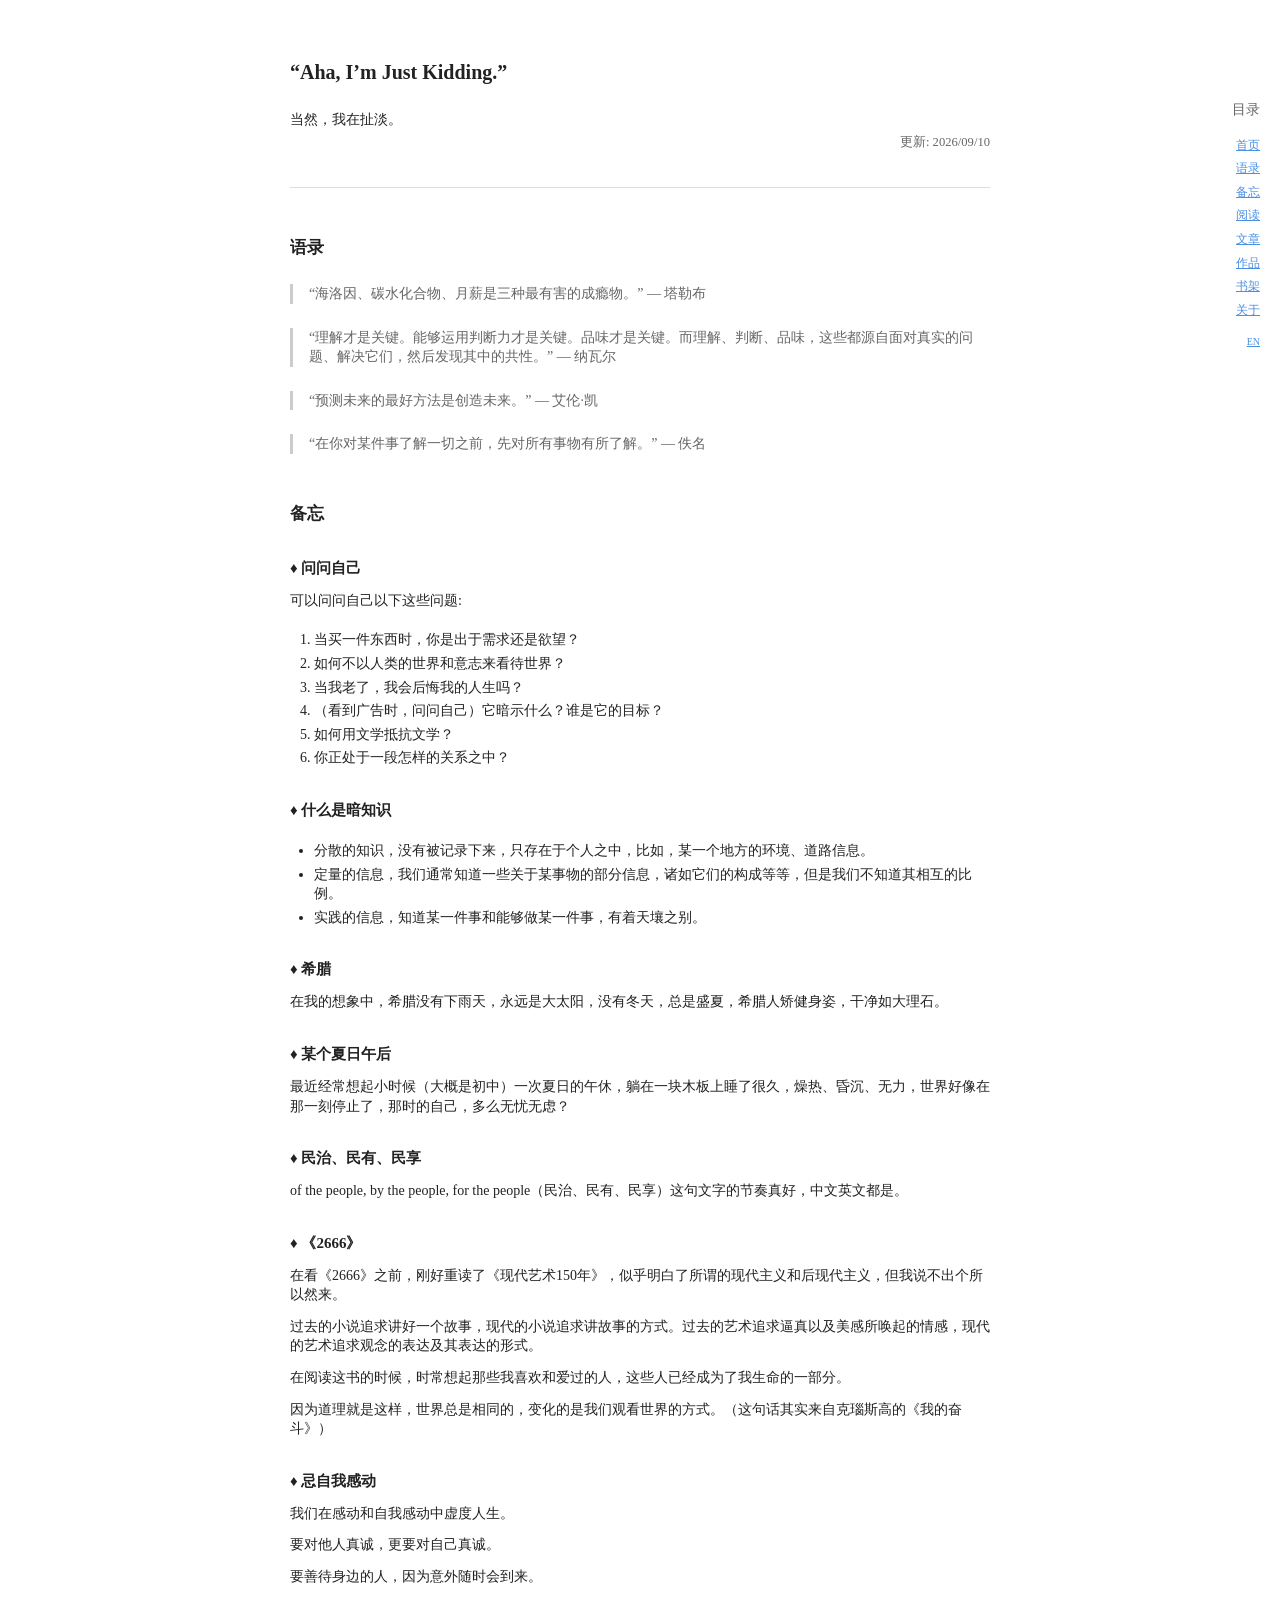
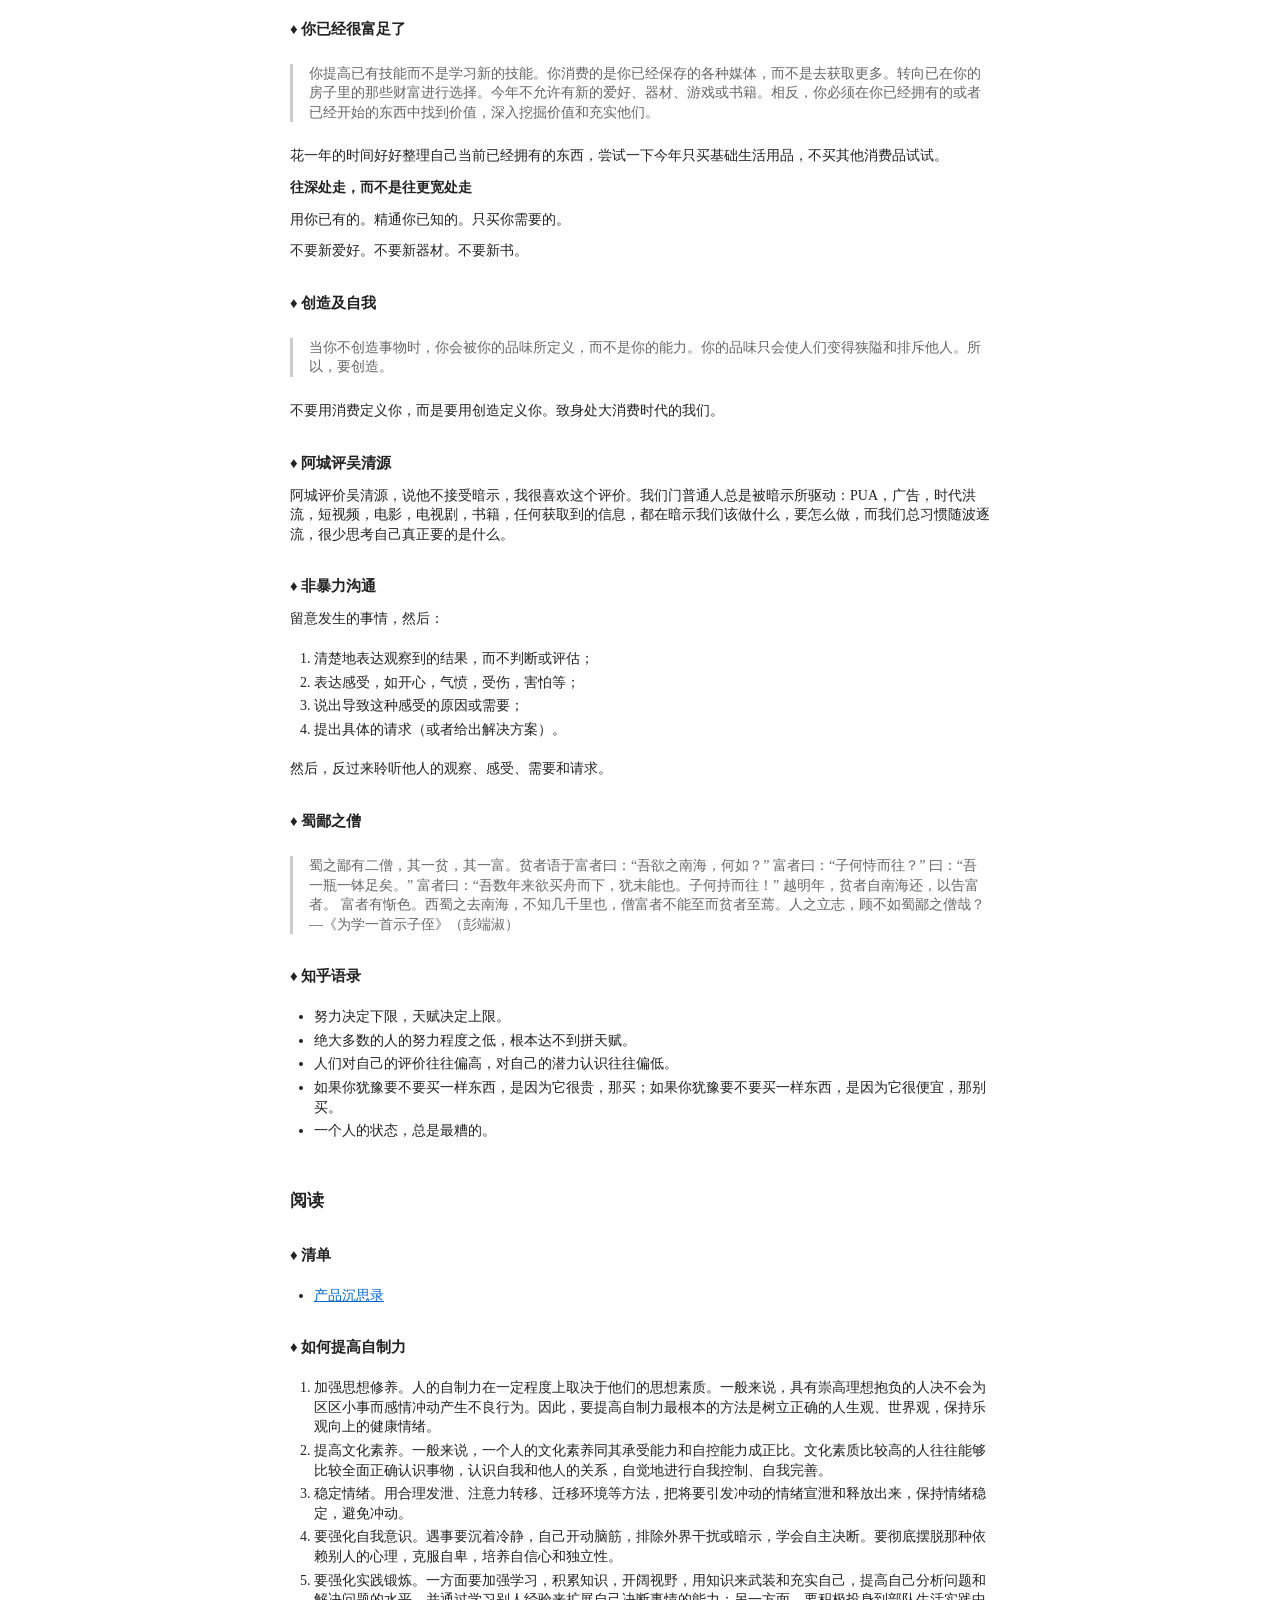
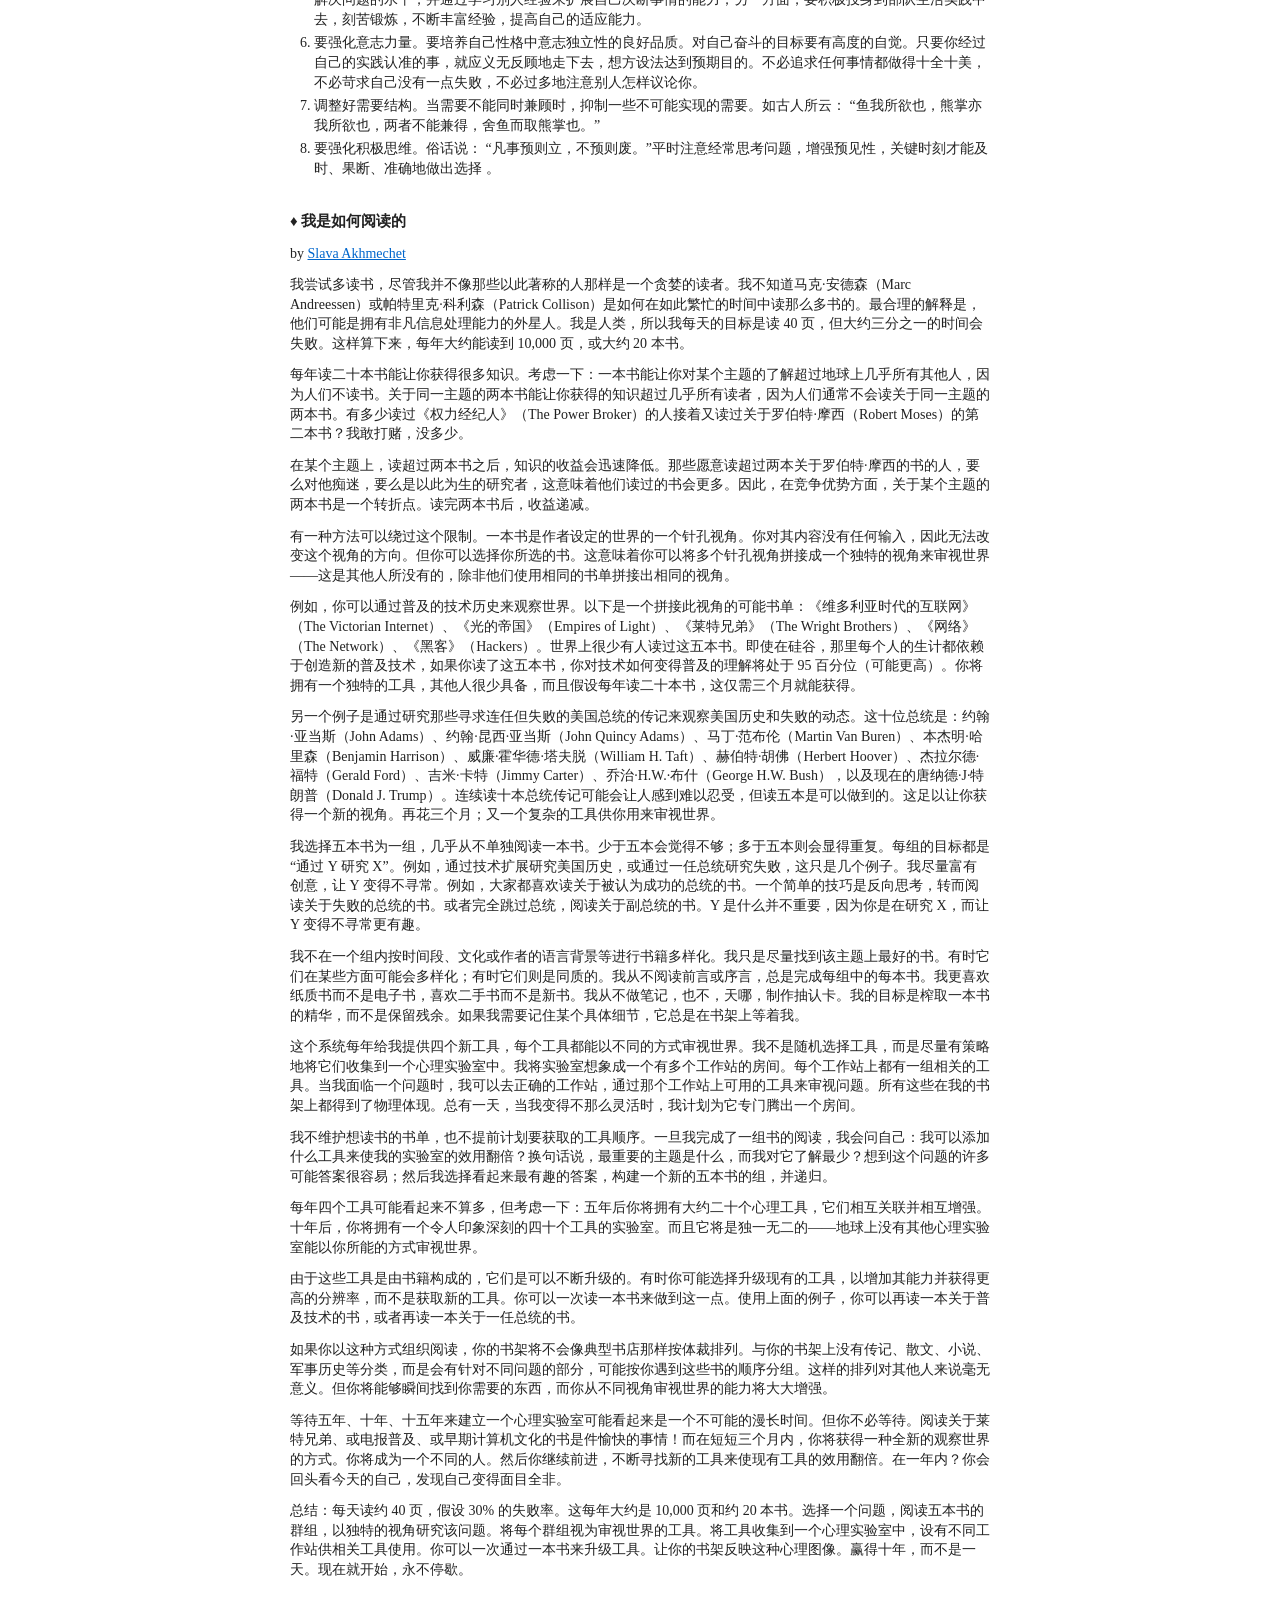
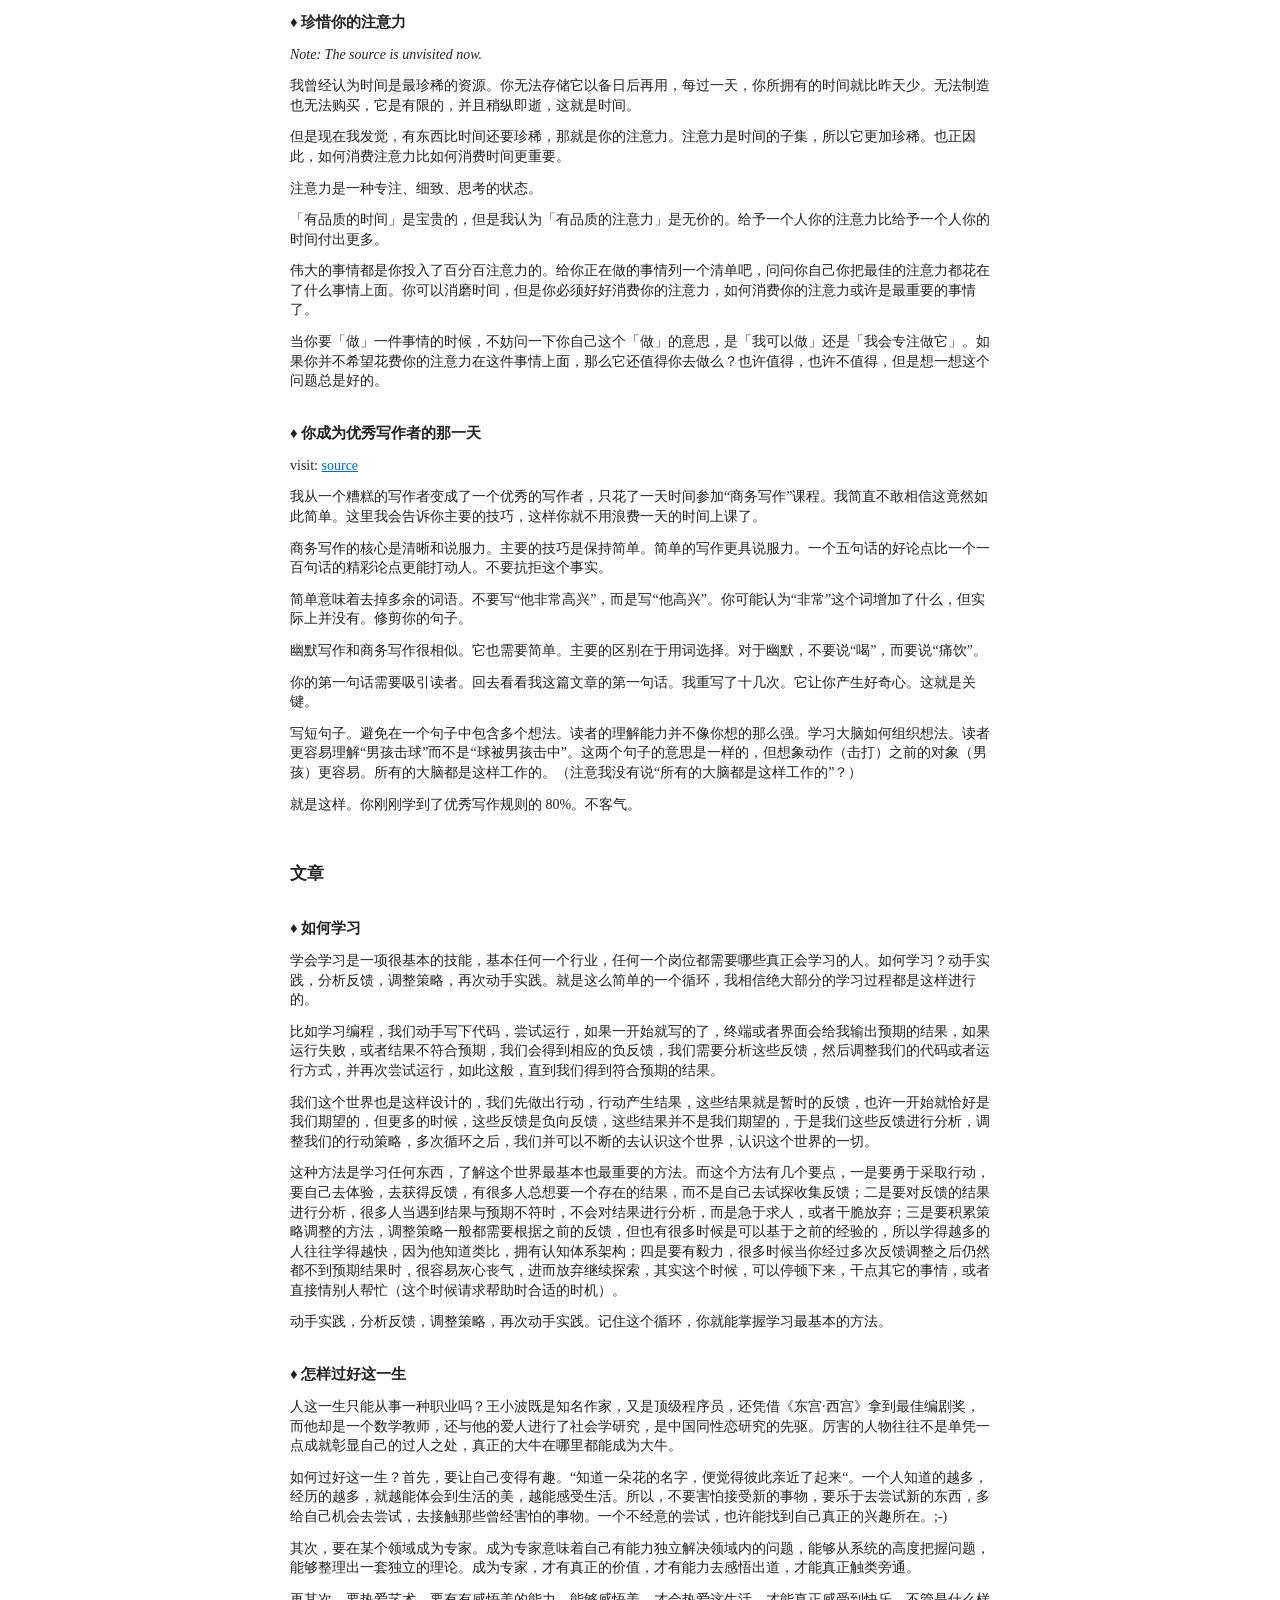
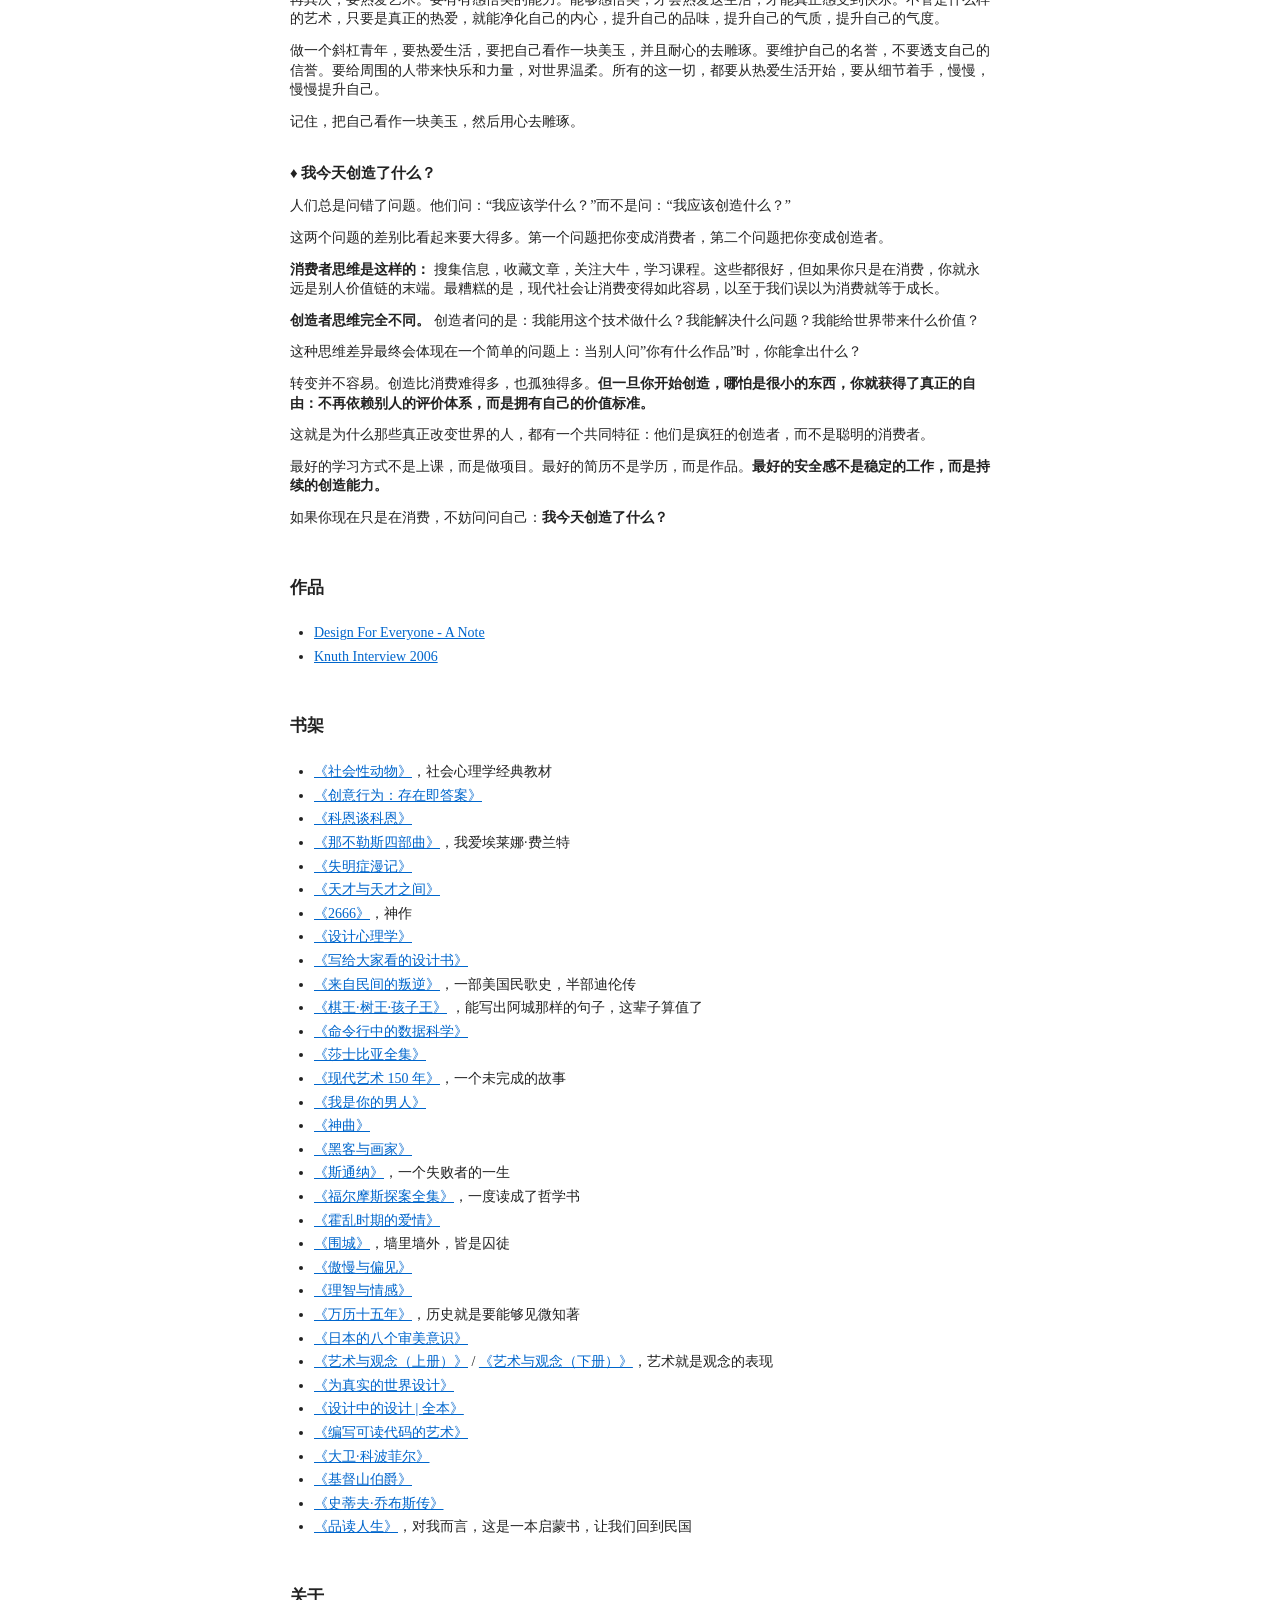
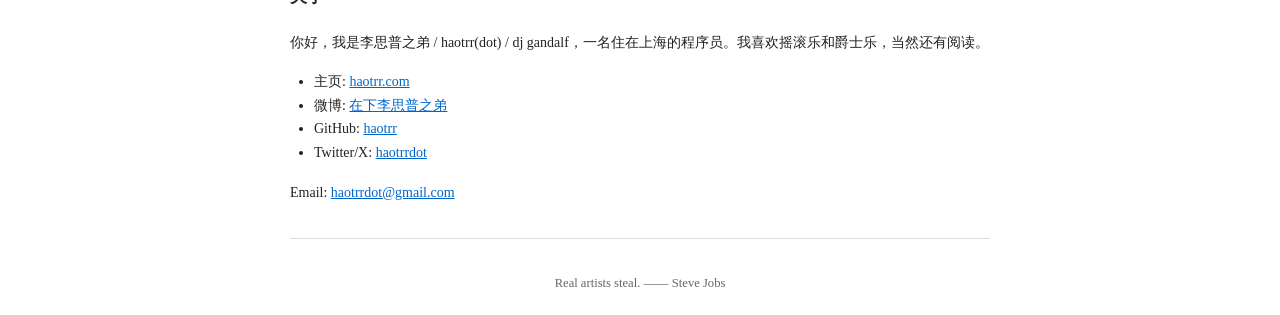
<file: index.html>
<!DOCTYPE html>
<html lang="zh-CN">
<head>
    <meta charset="UTF-8">
    <meta name="viewport" content="width=device-width, initial-scale=1.0">
    <title>Aha, I'm Just Kidding.</title>
    <link rel="stylesheet" href="styles.css">
    <link rel="alternate" hreflang="zh-CN" href="index.html">
    <link rel="alternate" hreflang="en" href="en.html">
</head>
<body>
<div class="container">
    <div class="main-content">
<h1 id="aha-im-just-kidding.">“Aha, I’m Just Kidding.”</h1>
<p>当然，我在扯淡。</p>
<p class="update-time">更新: 2026/09/10</p>
<hr />
<h2 id="语录">语录</h2>
<blockquote>
<p>“海洛因、碳水化合物、月薪是三种最有害的成瘾物。” ― 塔勒布</p>
</blockquote>
<blockquote>
<p>“理解才是关键。能够运用判断力才是关键。品味才是关键。而理解、判断、品味，这些都源自面对真实的问题、解决它们，然后发现其中的共性。” — 纳瓦尔</p>
</blockquote>
<blockquote>
<p>“预测未来的最好方法是创造未来。” ― 艾伦·凯</p>
</blockquote>
<blockquote>
<p>“在你对某件事了解一切之前，先对所有事物有所了解。” ― 佚名</p>
</blockquote>
<h2 id="备忘">备忘</h2>
<h3 id="问问自己"> ♦ 问问自己</h3>
<p>可以问问自己以下这些问题:</p>
<ol type="1">
<li>当买一件东西时，你是出于需求还是欲望？</li>
<li>如何不以人类的世界和意志来看待世界？</li>
<li>当我老了，我会后悔我的人生吗？</li>
<li>（看到广告时，问问自己）它暗示什么？谁是它的目标？</li>
<li>如何用文学抵抗文学？</li>
<li>你正处于一段怎样的关系之中？</li>
</ol>
<h3 id="什么是暗知识"> ♦ 什么是暗知识</h3>
<ul>
<li>分散的知识，没有被记录下来，只存在于个人之中，比如，某一个地方的环境、道路信息。</li>
<li>定量的信息，我们通常知道一些关于某事物的部分信息，诸如它们的构成等等，但是我们不知道其相互的比例。</li>
<li>实践的信息，知道某一件事和能够做某一件事，有着天壤之别。</li>
</ul>
<h3 id="希腊"> ♦ 希腊</h3>
<p>在我的想象中，希腊没有下⾬天，永远是⼤太阳，没有冬天，总是盛夏，希腊⼈矫健身姿，⼲净如⼤理⽯。</p>
<h3 id="某个夏日午后"> ♦ 某个夏日午后</h3>
<p>最近经常想起⼩时候（⼤概是初中）⼀次夏⽇的午休，躺在⼀块⽊板上睡了很久，燥热、昏沉、⽆⼒，世界好像在那⼀刻停⽌了，那时的⾃⼰，多么⽆忧⽆虑？</p>
<h3 id="治有享"> ♦ ⺠治、⺠有、⺠享</h3>
<p>of the people, by the people, for the people（⺠治、⺠有、⺠享）这句⽂字的节奏真好，中⽂英⽂都是。</p>
<h3 id="section"> ♦ 《2666》</h3>
<p>在看《2666》之前，刚好重读了《现代艺术150年》，似乎明⽩了所谓的现代主义和后现代主义，但我说不出个所以然来。</p>
<p>过去的⼩说追求讲好⼀个故事，现代的⼩说追求讲故事的⽅式。过去的艺术追求逼真以及美感所唤起的情感，现代的艺术追求观念的表达及其表达的形式。</p>
<p>在阅读这书的时候，时常想起那些我喜欢和爱过的⼈，这些⼈已经成为了我⽣命的⼀部分。</p>
<p>因为道理就是这样，世界总是相同的，变化的是我们观看世界的⽅式。（这句话其实来⾃克瑙斯⾼的《我的奋⽃》）</p>
<h3 id="忌我感动"> ♦ 忌⾃我感动</h3>
<p>我们在感动和⾃我感动中虚度⼈⽣。</p>
<p>要对他⼈真诚，更要对⾃⼰真诚。</p>
<p>要善待身边的⼈，因为意外随时会到来。</p>
<h3 id="你已经很富足了"> ♦ 你已经很富足了</h3>
<blockquote>
<p>你提⾼已有技能⽽不是学习新的技能。你消费的是你已经保存的各种媒体，⽽不是去获取更多。转向已在你的房⼦⾥的那些财富进⾏选择。今年不允许有新的爱好、器材、游戏或书籍。相反，你必须在你已经拥有的或者已经开始的东⻄中找到价值，深⼊挖掘价值和充实他们。</p>
</blockquote>
<p>花⼀年的时间好好整理⾃⼰当前已经拥有的东⻄，尝试⼀下今年只买基础⽣活⽤品，不买其他消费品试试。</p>
<p><strong>往深处走，而不是往更宽处走</strong></p>
<p>用你已有的。精通你已知的。只买你需要的。</p>
<p>不要新爱好。不要新器材。不要新书。</p>
<h3 id="创造及自我"> ♦ 创造及自我</h3>
<blockquote>
<p>当你不创造事物时，你会被你的品味所定义，而不是你的能力。你的品味只会使人们变得狭隘和排斥他人。所以，要创造。</p>
</blockquote>
<p>不要⽤消费定义你，⽽是要⽤创造定义你。致身处⼤消费时代的我们。</p>
<h3 id="阿城评吴清源"> ♦ 阿城评吴清源</h3>
<p>阿城评价吴清源，说他不接受暗示，我很喜欢这个评价。我们门普通人总是被暗示所驱动：PUA，广告，时代洪流，短视频，电影，电视剧，书籍，任何获取到的信息，都在暗示我们该做什么，要怎么做，而我们总习惯随波逐流，很少思考自己真正要的是什么。</p>
<h3 id="非暴力沟通"> ♦ 非暴力沟通</h3>
<p>留意发生的事情，然后：</p>
<ol type="1">
<li>清楚地表达观察到的结果，而不判断或评估；</li>
<li>表达感受，如开心，气愤，受伤，害怕等；</li>
<li>说出导致这种感受的原因或需要；</li>
<li>提出具体的请求（或者给出解决方案）。</li>
</ol>
<p>然后，反过来聆听他人的观察、感受、需要和请求。</p>
<h3 id="蜀鄙之僧"> ♦ 蜀鄙之僧</h3>
<blockquote>
<p>蜀之鄙有二僧，其一贫，其一富。贫者语于富者曰：“吾欲之南海，何如？” 富者曰：“子何恃而往？” 曰：“吾一瓶一钵足矣。” 富者曰：“吾数年来欲买舟而下，犹未能也。子何持而往！” 越明年，贫者自南海还，以告富者。 富者有惭色。西蜀之去南海，不知几千里也，僧富者不能至而贫者至蔫。人之立志，顾不如蜀鄙之僧哉？―《为学一首示子侄》（彭端淑）</p>
</blockquote>
<h3 id="知乎语录"> ♦ 知乎语录</h3>
<ul>
<li>努力决定下限，天赋决定上限。</li>
<li>绝大多数的人的努力程度之低，根本达不到拼天赋。</li>
<li>人们对自己的评价往往偏高，对自己的潜力认识往往偏低。</li>
<li>如果你犹豫要不要买一样东西，是因为它很贵，那买；如果你犹豫要不要买一样东西，是因为它很便宜，那别买。</li>
<li>一个人的状态，总是最糟的。</li>
</ul>
<h2 id="阅读">阅读</h2>
<h3 id="清单"> ♦ 清单</h3>
<ul>
<li><a href="https://www.pmthinking.com/">产品沉思录</a></li>
</ul>
<h3 id="如何提高自制力"> ♦ 如何提高自制力</h3>
<ol type="1">
<li>加强思想修养。人的自制力在一定程度上取决于他们的思想素质。一般来说，具有崇高理想抱负的人决不会为区区小事而感情冲动产生不良行为。因此，要提高自制力最根本的方法是树立正确的人生观、世界观，保持乐观向上的健康情绪。</li>
<li>提高文化素养。一般来说，一个人的文化素养同其承受能力和自控能力成正比。文化素质比较高的人往往能够比较全面正确认识事物，认识自我和他人的关系，自觉地进行自我控制、自我完善。</li>
<li>稳定情绪。用合理发泄、注意力转移、迁移环境等方法，把将要引发冲动的情绪宣泄和释放出来，保持情绪稳定，避免冲动。</li>
<li>要强化自我意识。遇事要沉着冷静，自己开动脑筋，排除外界干扰或暗示，学会自主决断。要彻底摆脱那种依赖别人的心理，克服自卑，培养自信心和独立性。</li>
<li>要强化实践锻炼。一方面要加强学习，积累知识，开阔视野，用知识来武装和充实自己，提高自己分析问题和解决问题的水平，并通过学习别人经验来扩展自己决断事情的能力；另一方面，要积极投身到部队生活实践中去，刻苦锻炼，不断丰富经验，提高自己的适应能力。</li>
<li>要强化意志力量。要培养自己性格中意志独立性的良好品质。对自己奋斗的目标要有高度的自觉。只要你经过自己的实践认准的事，就应义无反顾地走下去，想方设法达到预期目的。不必追求任何事情都做得十全十美，不必苛求自己没有一点失败，不必过多地注意别人怎样议论你。</li>
<li>调整好需要结构。当需要不能同时兼顾时，抑制一些不可能实现的需要。如古人所云： “鱼我所欲也，熊掌亦我所欲也，两者不能兼得，舍鱼而取熊掌也。”</li>
<li>要强化积极思维。俗话说： “凡事预则立，不预则废。”平时注意经常思考问题，增强预见性，关键时刻才能及时、果断、准确地做出选择 。</li>
</ol>
<h3 id="我是如何阅读的"> ♦ 我是如何阅读的</h3>
<p>by <a href="https://www.spakhm.com/">Slava Akhmechet</a></p>
<p>我尝试多读书，尽管我并不像那些以此著称的人那样是一个贪婪的读者。我不知道马克·安德森（Marc Andreessen）或帕特里克·科利森（Patrick Collison）是如何在如此繁忙的时间中读那么多书的。最合理的解释是，他们可能是拥有非凡信息处理能力的外星人。我是人类，所以我每天的目标是读 40 页，但大约三分之一的时间会失败。这样算下来，每年大约能读到 10,000 页，或大约 20 本书。</p>
<p>每年读二十本书能让你获得很多知识。考虑一下：一本书能让你对某个主题的了解超过地球上几乎所有其他人，因为人们不读书。关于同一主题的两本书能让你获得的知识超过几乎所有读者，因为人们通常不会读关于同一主题的两本书。有多少读过《权力经纪人》（The Power Broker）的人接着又读过关于罗伯特·摩西（Robert Moses）的第二本书？我敢打赌，没多少。</p>
<p>在某个主题上，读超过两本书之后，知识的收益会迅速降低。那些愿意读超过两本关于罗伯特·摩西的书的人，要么对他痴迷，要么是以此为生的研究者，这意味着他们读过的书会更多。因此，在竞争优势方面，关于某个主题的两本书是一个转折点。读完两本书后，收益递减。</p>
<p>有一种方法可以绕过这个限制。一本书是作者设定的世界的一个针孔视角。你对其内容没有任何输入，因此无法改变这个视角的方向。但你可以选择你所选的书。这意味着你可以将多个针孔视角拼接成一个独特的视角来审视世界——这是其他人所没有的，除非他们使用相同的书单拼接出相同的视角。</p>
<p>例如，你可以通过普及的技术历史来观察世界。以下是一个拼接此视角的可能书单：《维多利亚时代的互联网》（The Victorian Internet）、《光的帝国》（Empires of Light）、《莱特兄弟》（The Wright Brothers）、《网络》（The Network）、《黑客》（Hackers）。世界上很少有人读过这五本书。即使在硅谷，那里每个人的生计都依赖于创造新的普及技术，如果你读了这五本书，你对技术如何变得普及的理解将处于 95 百分位（可能更高）。你将拥有一个独特的工具，其他人很少具备，而且假设每年读二十本书，这仅需三个月就能获得。</p>
<p>另一个例子是通过研究那些寻求连任但失败的美国总统的传记来观察美国历史和失败的动态。这十位总统是：约翰·亚当斯（John Adams）、约翰·昆西·亚当斯（John Quincy Adams）、马丁·范布伦（Martin Van Buren）、本杰明·哈里森（Benjamin Harrison）、威廉·霍华德·塔夫脱（William H. Taft）、赫伯特·胡佛（Herbert Hoover）、杰拉尔德·福特（Gerald Ford）、吉米·卡特（Jimmy Carter）、乔治·H.W.·布什（George H.W. Bush），以及现在的唐纳德·J·特朗普（Donald J. Trump）。连续读十本总统传记可能会让人感到难以忍受，但读五本是可以做到的。这足以让你获得一个新的视角。再花三个月；又一个复杂的工具供你用来审视世界。</p>
<p>我选择五本书为一组，几乎从不单独阅读一本书。少于五本会觉得不够；多于五本则会显得重复。每组的目标都是“通过 Y 研究 X”。例如，通过技术扩展研究美国历史，或通过一任总统研究失败，这只是几个例子。我尽量富有创意，让 Y 变得不寻常。例如，大家都喜欢读关于被认为成功的总统的书。一个简单的技巧是反向思考，转而阅读关于失败的总统的书。或者完全跳过总统，阅读关于副总统的书。Y 是什么并不重要，因为你是在研究 X，而让 Y 变得不寻常更有趣。</p>
<p>我不在一个组内按时间段、文化或作者的语言背景等进行书籍多样化。我只是尽量找到该主题上最好的书。有时它们在某些方面可能会多样化；有时它们则是同质的。我从不阅读前言或序言，总是完成每组中的每本书。我更喜欢纸质书而不是电子书，喜欢二手书而不是新书。我从不做笔记，也不，天哪，制作抽认卡。我的目标是榨取一本书的精华，而不是保留残余。如果我需要记住某个具体细节，它总是在书架上等着我。</p>
<p>这个系统每年给我提供四个新工具，每个工具都能以不同的方式审视世界。我不是随机选择工具，而是尽量有策略地将它们收集到一个心理实验室中。我将实验室想象成一个有多个工作站的房间。每个工作站上都有一组相关的工具。当我面临一个问题时，我可以去正确的工作站，通过那个工作站上可用的工具来审视问题。所有这些在我的书架上都得到了物理体现。总有一天，当我变得不那么灵活时，我计划为它专门腾出一个房间。</p>
<p>我不维护想读书的书单，也不提前计划要获取的工具顺序。一旦我完成了一组书的阅读，我会问自己：我可以添加什么工具来使我的实验室的效用翻倍？换句话说，最重要的主题是什么，而我对它了解最少？想到这个问题的许多可能答案很容易；然后我选择看起来最有趣的答案，构建一个新的五本书的组，并递归。</p>
<p>每年四个工具可能看起来不算多，但考虑一下：五年后你将拥有大约二十个心理工具，它们相互关联并相互增强。十年后，你将拥有一个令人印象深刻的四十个工具的实验室。而且它将是独一无二的——地球上没有其他心理实验室能以你所能的方式审视世界。</p>
<p>由于这些工具是由书籍构成的，它们是可以不断升级的。有时你可能选择升级现有的工具，以增加其能力并获得更高的分辨率，而不是获取新的工具。你可以一次读一本书来做到这一点。使用上面的例子，你可以再读一本关于普及技术的书，或者再读一本关于一任总统的书。</p>
<p>如果你以这种方式组织阅读，你的书架将不会像典型书店那样按体裁排列。与你的书架上没有传记、散文、小说、军事历史等分类，而是会有针对不同问题的部分，可能按你遇到这些书的顺序分组。这样的排列对其他人来说毫无意义。但你将能够瞬间找到你需要的东西，而你从不同视角审视世界的能力将大大增强。</p>
<p>等待五年、十年、十五年来建立一个心理实验室可能看起来是一个不可能的漫长时间。但你不必等待。阅读关于莱特兄弟、或电报普及、或早期计算机文化的书是件愉快的事情！而在短短三个月内，你将获得一种全新的观察世界的方式。你将成为一个不同的人。然后你继续前进，不断寻找新的工具来使现有工具的效用翻倍。在一年内？你会回头看今天的自己，发现自己变得面目全非。</p>
<p>总结：每天读约 40 页，假设 30% 的失败率。这每年大约是 10,000 页和约 20 本书。选择一个问题，阅读五本书的群组，以独特的视角研究该问题。将每个群组视为审视世界的工具。将工具收集到一个心理实验室中，设有不同工作站供相关工具使用。你可以一次通过一本书来升级工具。让你的书架反映这种心理图像。赢得十年，而不是一天。现在就开始，永不停歇。</p>
<h3 id="珍惜你的注意力"> ♦ 珍惜你的注意力</h3>
<p><em>Note: The source is unvisited now.</em></p>
<p>我曾经认为时间是最珍稀的资源。你无法存储它以备日后再用，每过一天，你所拥有的时间就比昨天少。无法制造也无法购买，它是有限的，并且稍纵即逝，这就是时间。</p>
<p>但是现在我发觉，有东西比时间还要珍稀，那就是你的注意力。注意力是时间的子集，所以它更加珍稀。也正因此，如何消费注意力比如何消费时间更重要。</p>
<p>注意力是一种专注、细致、思考的状态。</p>
<p>「有品质的时间」是宝贵的，但是我认为「有品质的注意力」是无价的。给予一个人你的注意力比给予一个人你的时间付出更多。</p>
<p>伟大的事情都是你投入了百分百注意力的。给你正在做的事情列一个清单吧，问问你自己你把最佳的注意力都花在了什么事情上面。你可以消磨时间，但是你必须好好消费你的注意力，如何消费你的注意力或许是最重要的事情了。</p>
<p>当你要「做」一件事情的时候，不妨问一下你自己这个「做」的意思，是「我可以做」还是「我会专注做它」。如果你并不希望花费你的注意力在这件事情上面，那么它还值得你去做么？也许值得，也许不值得，但是想一想这个问题总是好的。</p>
<h3 id="你成为优秀写作者的那一天"> ♦ 你成为优秀写作者的那一天</h3>
<p>visit: <a href="https://dilbertblog.typepad.com/the_dilbert_blog/2007/06/the_day_you_bec.html">source</a></p>
<p>我从一个糟糕的写作者变成了一个优秀的写作者，只花了一天时间参加“商务写作”课程。我简直不敢相信这竟然如此简单。这里我会告诉你主要的技巧，这样你就不用浪费一天的时间上课了。</p>
<p>商务写作的核心是清晰和说服力。主要的技巧是保持简单。简单的写作更具说服力。一个五句话的好论点比一个一百句话的精彩论点更能打动人。不要抗拒这个事实。</p>
<p>简单意味着去掉多余的词语。不要写“他非常高兴”，而是写“他高兴”。你可能认为“非常”这个词增加了什么，但实际上并没有。修剪你的句子。</p>
<p>幽默写作和商务写作很相似。它也需要简单。主要的区别在于用词选择。对于幽默，不要说“喝”，而要说“痛饮”。</p>
<p>你的第一句话需要吸引读者。回去看看我这篇文章的第一句话。我重写了十几次。它让你产生好奇心。这就是关键。</p>
<p>写短句子。避免在一个句子中包含多个想法。读者的理解能力并不像你想的那么强。学习大脑如何组织想法。读者更容易理解“男孩击球”而不是“球被男孩击中”。这两个句子的意思是一样的，但想象动作（击打）之前的对象（男孩）更容易。所有的大脑都是这样工作的。（注意我没有说“所有的大脑都是这样工作的”？）</p>
<p>就是这样。你刚刚学到了优秀写作规则的 80%。不客气。</p>
<h2 id="文章">文章</h2>
<h3 id="如何学习"> ♦ 如何学习</h3>
<p>学会学习是一项很基本的技能，基本任何一个行业，任何一个岗位都需要哪些真正会学习的人。如何学习？动手实践，分析反馈，调整策略，再次动手实践。就是这么简单的一个循环，我相信绝大部分的学习过程都是这样进行的。</p>
<p>比如学习编程，我们动手写下代码，尝试运行，如果一开始就写的了，终端或者界面会给我输出预期的结果，如果运行失败，或者结果不符合预期，我们会得到相应的负反馈，我们需要分析这些反馈，然后调整我们的代码或者运行方式，并再次尝试运行，如此这般，直到我们得到符合预期的结果。</p>
<p>我们这个世界也是这样设计的，我们先做出行动，行动产生结果，这些结果就是暂时的反馈，也许一开始就恰好是我们期望的，但更多的时候，这些反馈是负向反馈，这些结果并不是我们期望的，于是我们这些反馈进行分析，调整我们的行动策略，多次循环之后，我们并可以不断的去认识这个世界，认识这个世界的一切。</p>
<p>这种方法是学习任何东西，了解这个世界最基本也最重要的方法。而这个方法有几个要点，一是要勇于采取行动，要自己去体验，去获得反馈，有很多人总想要一个存在的结果，而不是自己去试探收集反馈；二是要对反馈的结果进行分析，很多人当遇到结果与预期不符时，不会对结果进行分析，而是急于求人，或者干脆放弃；三是要积累策略调整的方法，调整策略一般都需要根据之前的反馈，但也有很多时候是可以基于之前的经验的，所以学得越多的人往往学得越快，因为他知道类比，拥有认知体系架构；四是要有毅力，很多时候当你经过多次反馈调整之后仍然都不到预期结果时，很容易灰心丧气，进而放弃继续探索，其实这个时候，可以停顿下来，干点其它的事情，或者直接情别人帮忙（这个时候请求帮助时合适的时机）。</p>
<p>动手实践，分析反馈，调整策略，再次动手实践。记住这个循环，你就能掌握学习最基本的方法。</p>
<h3 id="怎样过好这一生"> ♦ 怎样过好这一生</h3>
<p>人这一生只能从事一种职业吗？王小波既是知名作家，又是顶级程序员，还凭借《东宫·西宫》拿到最佳编剧奖，而他却是一个数学教师，还与他的爱人进行了社会学研究，是中国同性恋研究的先驱。厉害的人物往往不是单凭一点成就彰显自己的过人之处，真正的大牛在哪里都能成为大牛。</p>
<p>如何过好这一生？首先，要让自己变得有趣。“知道一朵花的名字，便觉得彼此亲近了起来“。一个人知道的越多，经历的越多，就越能体会到生活的美，越能感受生活。所以，不要害怕接受新的事物，要乐于去尝试新的东西，多给自己机会去尝试，去接触那些曾经害怕的事物。一个不经意的尝试，也许能找到自己真正的兴趣所在。;-)</p>
<p>其次，要在某个领域成为专家。成为专家意味着自己有能力独立解决领域内的问题，能够从系统的高度把握问题，能够整理出一套独立的理论。成为专家，才有真正的价值，才有能力去感悟出道，才能真正触类旁通。</p>
<p>再其次，要热爱艺术。要有有感悟美的能力。能够感悟美，才会热爱这生活，才能真正感受到快乐。不管是什么样的艺术，只要是真正的热爱，就能净化自己的内心，提升自己的品味，提升自己的气质，提升自己的气度。</p>
<p>做一个斜杠青年，要热爱生活，要把自己看作一块美玉，并且耐心的去雕琢。要维护自己的名誉，不要透支自己的信誉。要给周围的人带来快乐和力量，对世界温柔。所有的这一切，都要从热爱生活开始，要从细节着手，慢慢，慢慢提升自己。</p>
<p>记住，把自己看作一块美玉，然后用心去雕琢。</p>
<h3 id="我今天创造了什么"> ♦ 我今天创造了什么？</h3>
<p>人们总是问错了问题。他们问：“我应该学什么？”而不是问：“我应该创造什么？”</p>
<p>这两个问题的差别比看起来要大得多。第一个问题把你变成消费者，第二个问题把你变成创造者。</p>
<p><strong>消费者思维是这样的：</strong> 搜集信息，收藏文章，关注大牛，学习课程。这些都很好，但如果你只是在消费，你就永远是别人价值链的末端。最糟糕的是，现代社会让消费变得如此容易，以至于我们误以为消费就等于成长。</p>
<p><strong>创造者思维完全不同。</strong> 创造者问的是：我能用这个技术做什么？我能解决什么问题？我能给世界带来什么价值？</p>
<p>这种思维差异最终会体现在一个简单的问题上：当别人问”你有什么作品”时，你能拿出什么？</p>
<p>转变并不容易。创造比消费难得多，也孤独得多。<strong>但一旦你开始创造，哪怕是很小的东西，你就获得了真正的自由：不再依赖别人的评价体系，而是拥有自己的价值标准。</strong></p>
<p>这就是为什么那些真正改变世界的人，都有一个共同特征：他们是疯狂的创造者，而不是聪明的消费者。</p>
<p>最好的学习方式不是上课，而是做项目。最好的简历不是学历，而是作品。<strong>最好的安全感不是稳定的工作，而是持续的创造能力。</strong></p>
<p>如果你现在只是在消费，不妨问问自己：<strong>我今天创造了什么？</strong></p>
<h2 id="作品">作品</h2>
<ul>
<li><a href="https://bdn-lab.craft.me/design">Design For Everyone - A Note</a></li>
<li><a href="https://qinhao.github.io/knuth/">Knuth Interview 2006</a></li>
</ul>
<h2 id="书架">书架</h2>
<ul>
<li><a href="https://book.douban.com/subject/34970886/">《社会性动物》</a>，社会心理学经典教材</li>
<li><a href="https://book.douban.com/subject/36897065/">《创意行为：存在即答案》</a></li>
<li><a href="https://book.douban.com/subject/36892415/">《科恩谈科恩》</a></li>
<li><a href="https://book.douban.com/series/36002">《那不勒斯四部曲》</a>，我爱埃莱娜·费兰特</li>
<li><a href="https://book.douban.com/subject/27141620/">《失明症漫记》</a></li>
<li><a href="https://book.douban.com/subject/35678095/">《天才与天才之间》</a></li>
<li><a href="https://book.douban.com/subject/6800379/">《2666》</a>，神作</li>
<li><a href="https://book.douban.com/subject/26742341/">《设计心理学》</a></li>
<li><a href="https://book.douban.com/subject/26664522/">《写给大家看的设计书》</a></li>
<li><a href="https://book.douban.com/subject/30294348/">《来自民间的叛逆》</a>，一部美国民歌史，半部迪伦传</li>
<li><a href="https://book.douban.com/subject/26739966/">《棋王·树王·孩子王》</a> ，能写出阿城那样的句子，这辈子算值了</li>
<li><a href="https://book.douban.com/subject/26387975/">《命令行中的数据科学》</a></li>
<li><a href="https://book.douban.com/series/4319">《莎士比亚全集》</a></li>
<li><a href="https://book.douban.com/subject/26854318/">《现代艺术 150 年》</a>，一个未完成的故事</li>
<li><a href="https://book.douban.com/subject/25858095/">《我是你的男人》</a></li>
<li><a href="https://book.douban.com/subject/35390580/">《神曲》</a></li>
<li><a href="https://book.douban.com/subject/35889905/">《黑客与画家》</a></li>
<li><a href="https://book.douban.com/subject/26425831/">《斯通纳》</a>，一个失败者的一生</li>
<li><a href="https://book.douban.com/subject/3723829/">《福尔摩斯探案全集》</a>，一度读成了哲学书</li>
<li><a href="https://book.douban.com/subject/10594787/">《霍乱时期的爱情》</a></li>
<li><a href="https://book.douban.com/subject/1008145/">《围城》</a>，墙里墙外，皆是囚徒</li>
<li><a href="https://book.douban.com/subject/26904471/">《傲慢与偏见》</a></li>
<li><a href="https://book.douban.com/subject/35494990/">《理智与情感》</a></li>
<li><a href="https://book.douban.com/subject/1858410/">《万历十五年》</a>，历史就是要能够见微知著</li>
<li><a href="https://book.douban.com/subject/27193382/">《日本的八个审美意识》</a></li>
<li><a href="https://book.douban.com/subject/3312323/">《艺术与观念（上册）》</a> / <a href="https://book.douban.com/subject/3312621/">《艺术与观念（下册）》</a>，艺术就是观念的表现</li>
<li><a href="https://book.douban.com/subject/35249954/">《为真实的世界设计》</a></li>
<li><a href="https://book.douban.com/subject/4230237/">《设计中的设计 | 全本》</a></li>
<li><a href="https://book.douban.com/subject/10797189/">《编写可读代码的艺术》</a></li>
<li><a href="https://book.douban.com/subject/25897663/">《大卫·科波菲尔》</a></li>
<li><a href="https://book.douban.com/subject/30286914/">《基督山伯爵》</a></li>
<li><a href="https://book.douban.com/subject/6798611/">《史蒂夫·乔布斯传》</a></li>
<li><a href="https://book.douban.com/subject/1275171/">《品读人生》</a>，对我而言，这是一本启蒙书，让我们回到民国</li>
</ul>
<h2 id="关于">关于</h2>
<p>你好，我是李思普之弟 / haotrr(dot) / dj gandalf，一名住在上海的程序员。我喜欢摇滚乐和爵士乐，当然还有阅读。</p>
<ul>
<li>主页: <a href="https://haotrr.com">haotrr.com</a></li>
<li>微博: <a href="https://weibo.com/u/1762280947">在下李思普之弟</a></li>
<li>GitHub: <a href="https://github.com/haotrr">haotrr</a></li>
<li>Twitter/X: <a href="https://x.com/haotrrdot">haotrrdot</a></li>
</ul>
<p>Email: <a href="mailto:haotrrdot@gmail.com">haotrrdot@gmail.com</a></p>
<hr />
<p class="footer-quote">
Real artists steal. —— Steve Jobs
</p>
    </div>
    <div class="sidebar">
<nav class="toc">
  <h3>目录</h3>
  <ul><li><a href="#">首页</a></li></ul>
  <ul>
  <li><a href="#语录">语录</a></li>
  <li><a href="#备忘">备忘</a></li>
  <li><a href="#阅读">阅读</a></li>
  <li><a href="#文章">文章</a></li>
  <li><a href="#作品">作品</a></li>
  <li><a href="#书架">书架</a></li>
  <li><a href="#关于">关于</a></li>
  </ul>
  <p class="lang-switch"><a href="en.html" hreflang="en">EN</a></p>
</nav>
    </div>
</div>
</body>
</html>
</file>
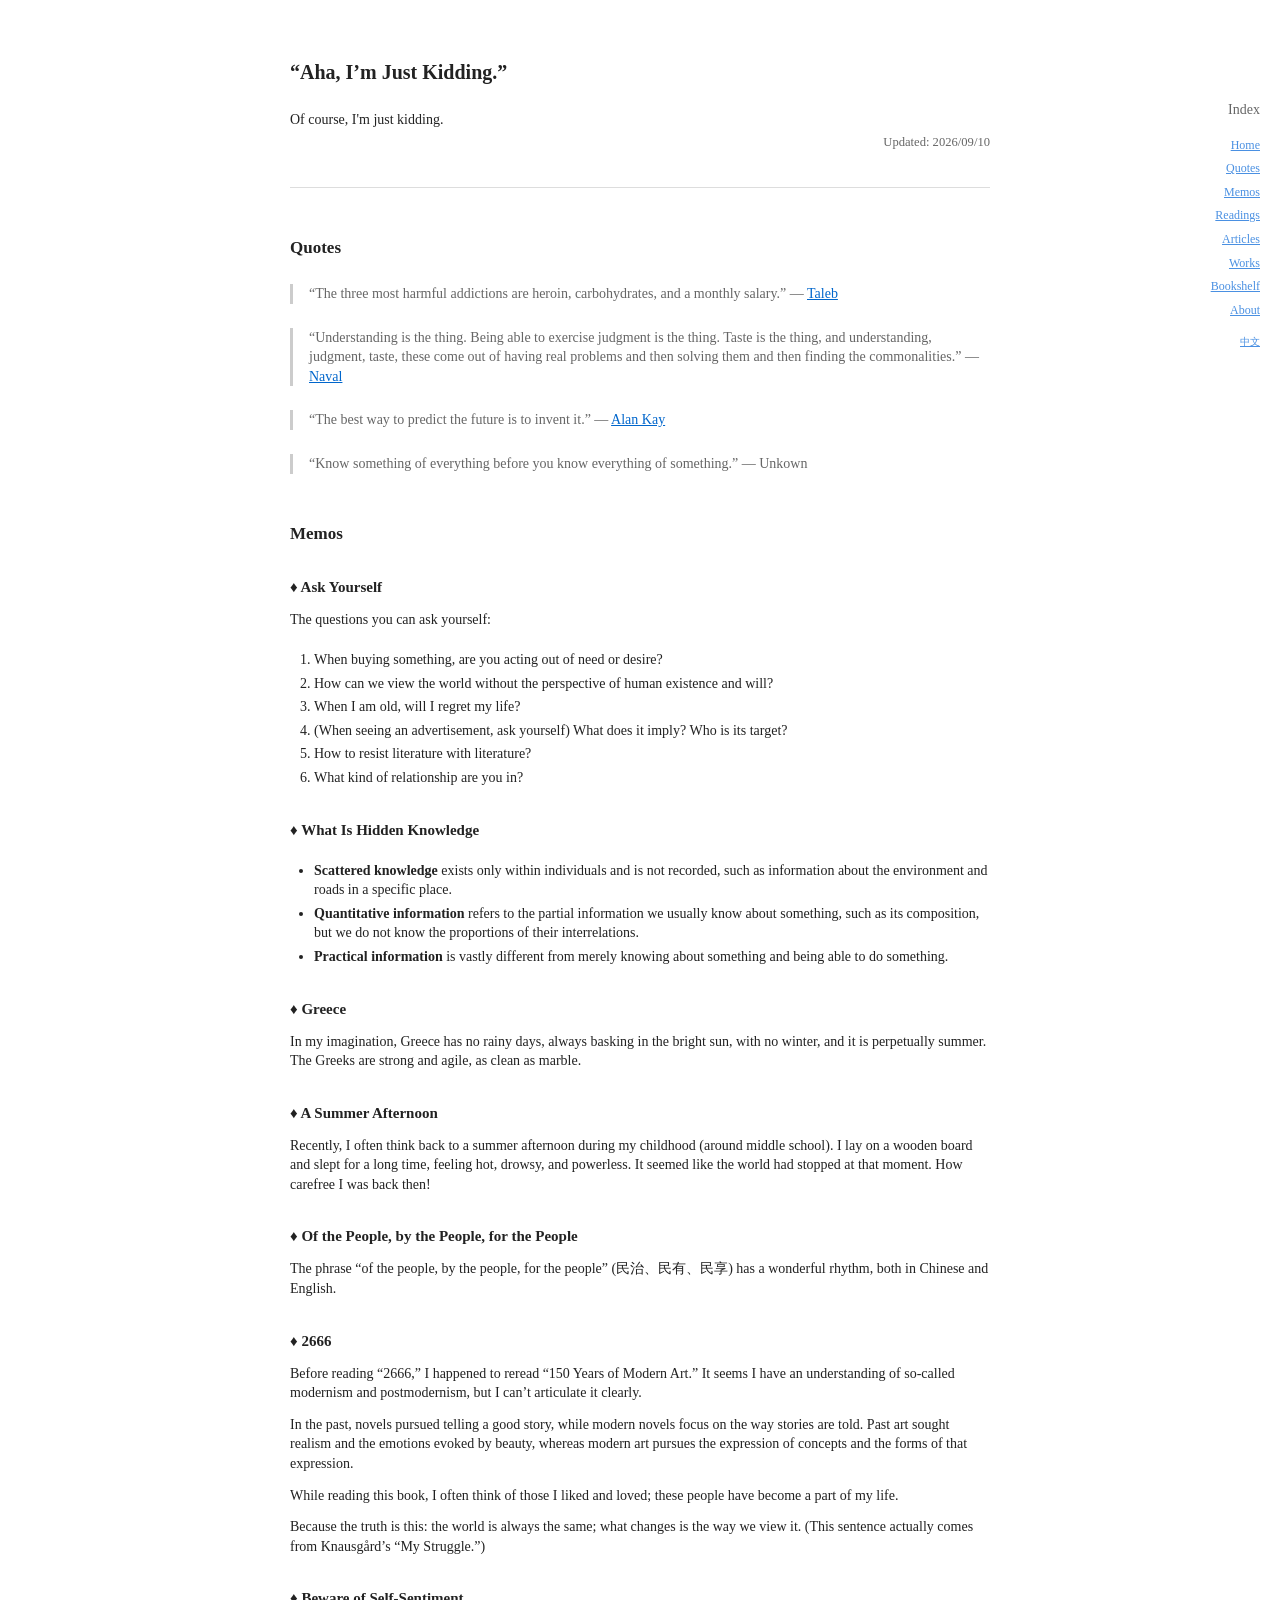
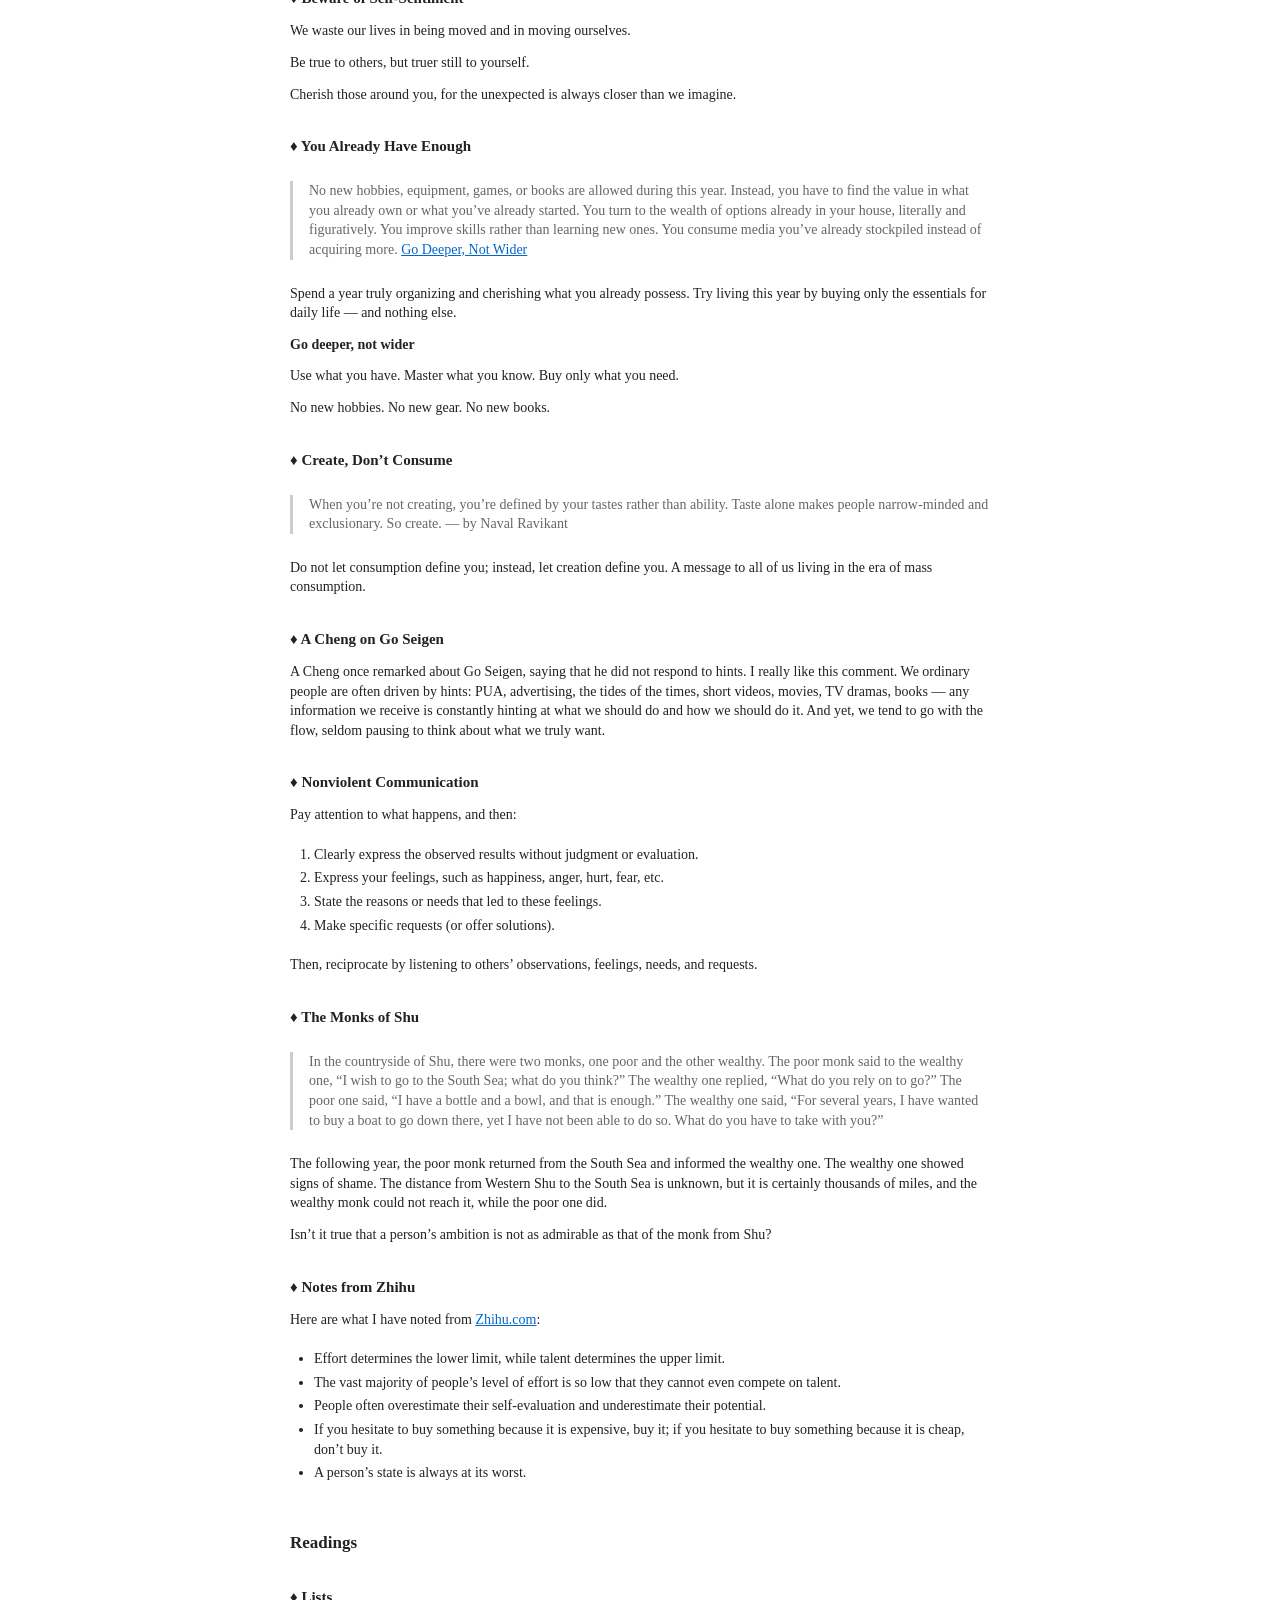
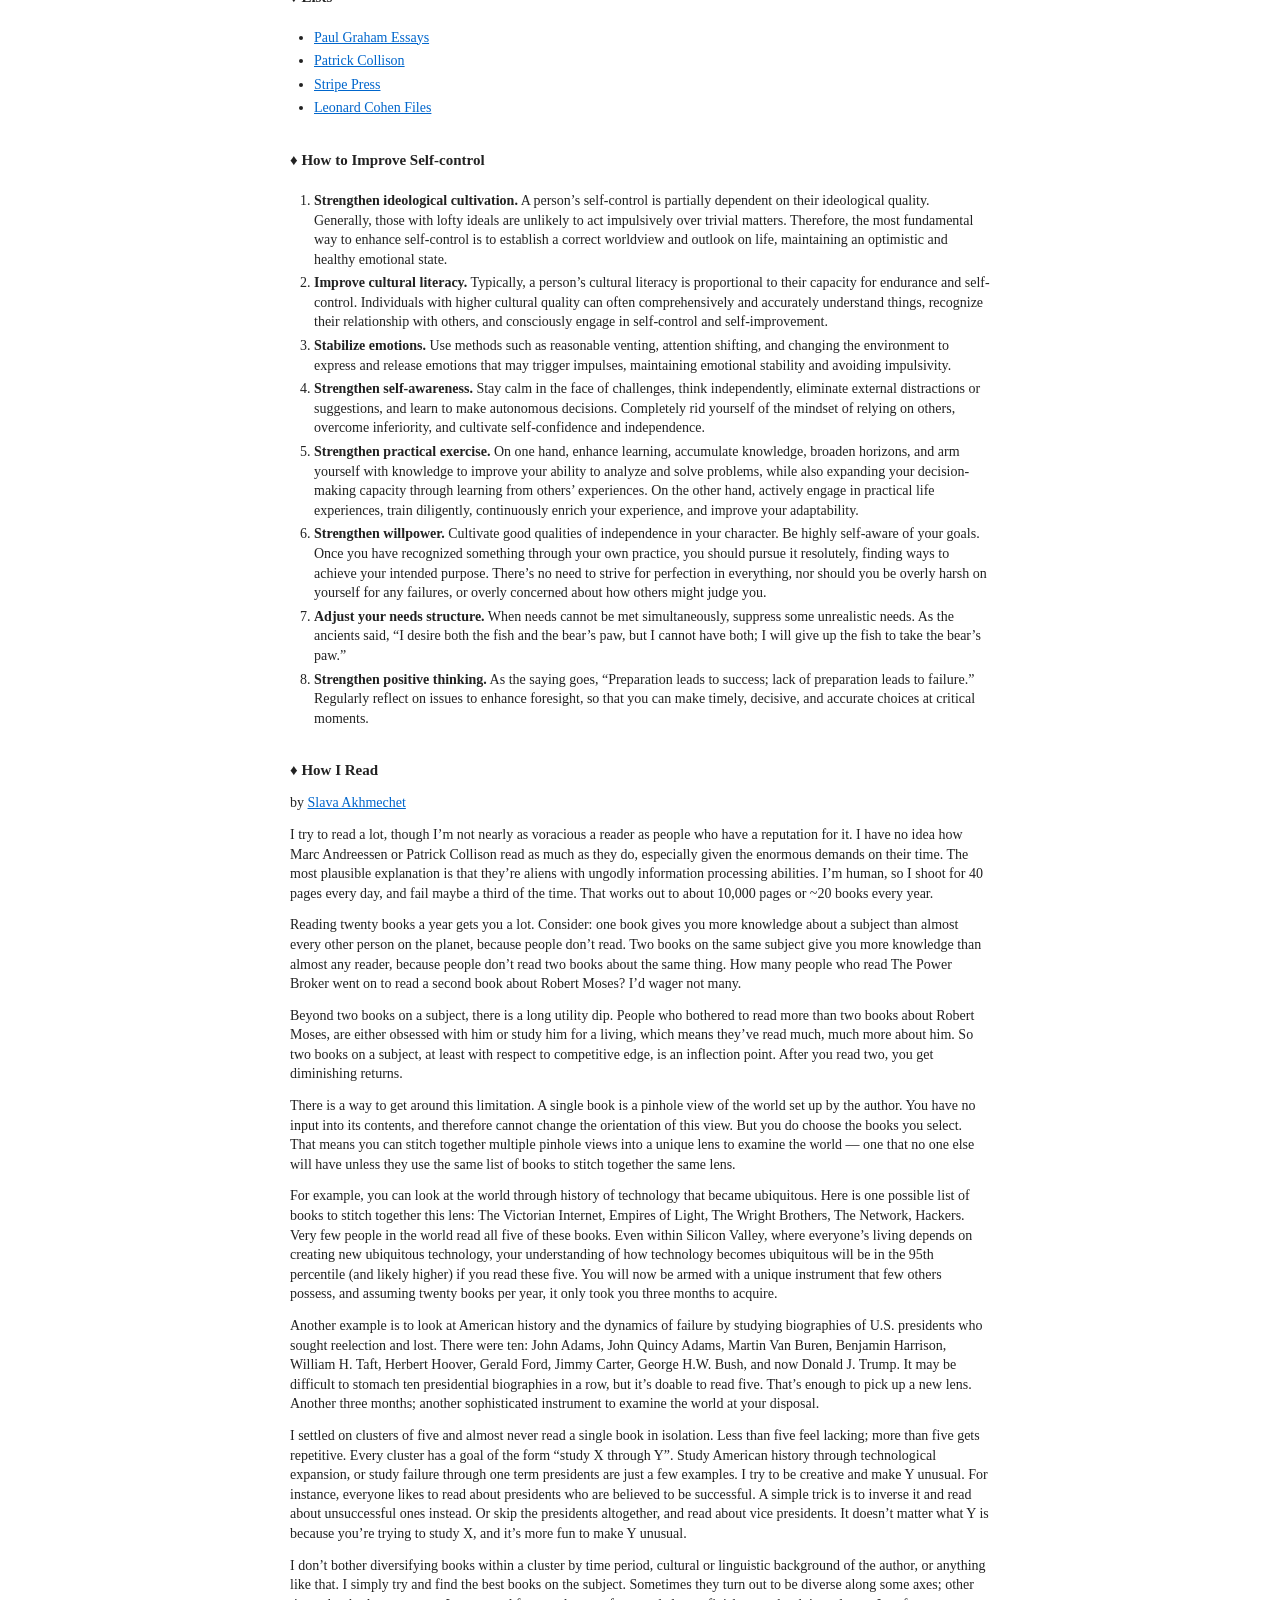
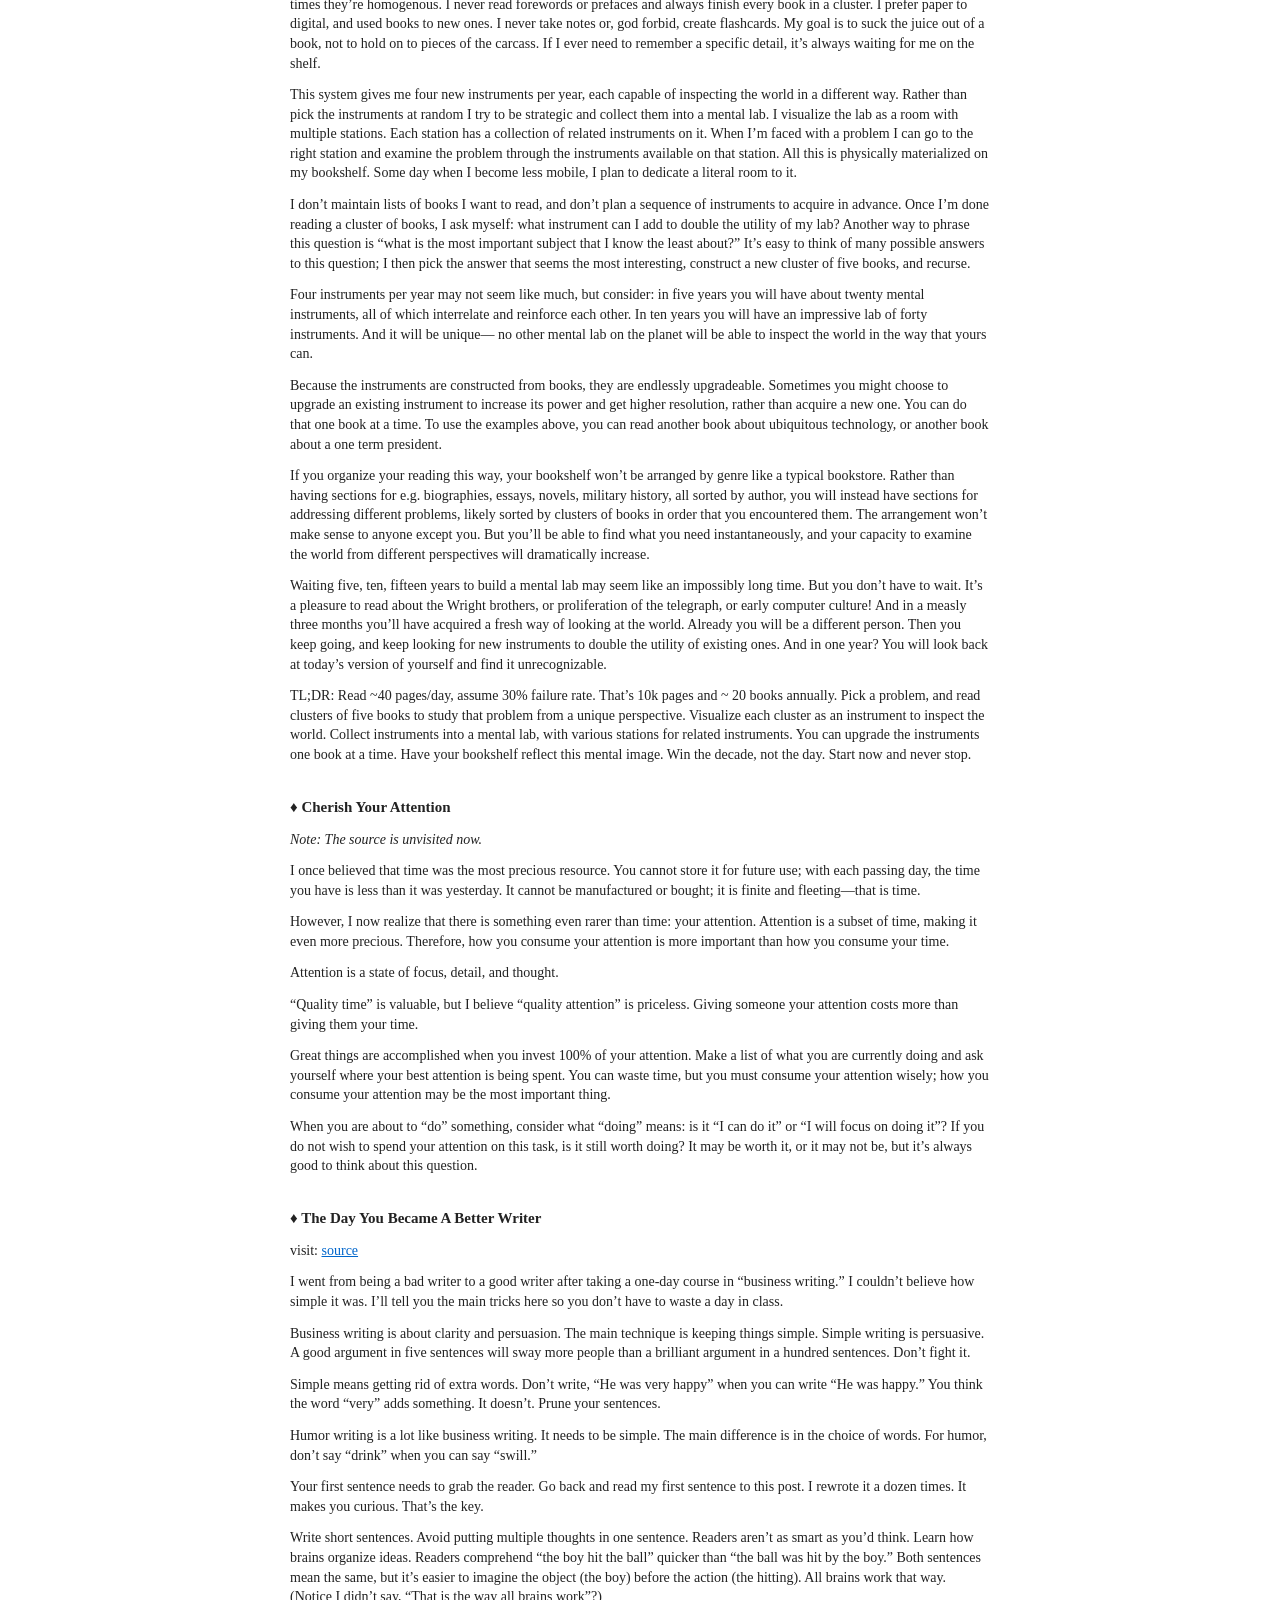
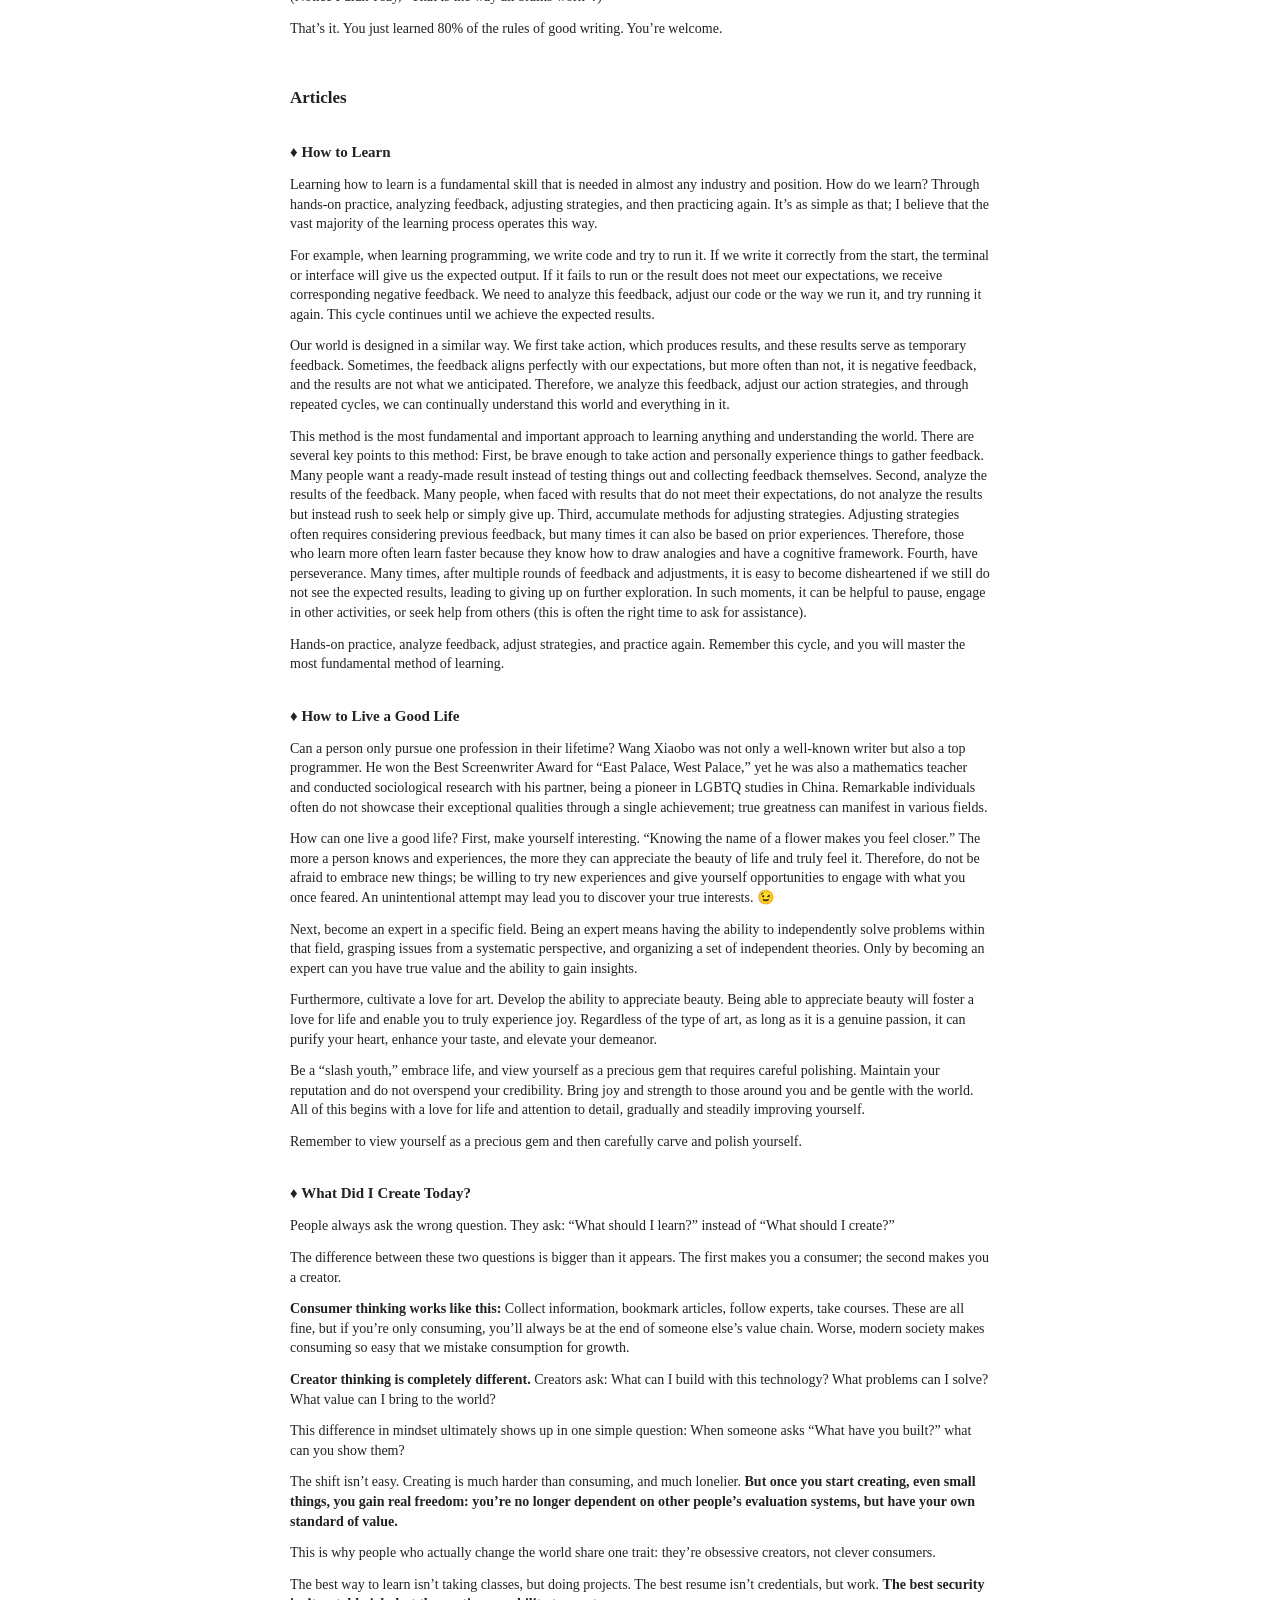
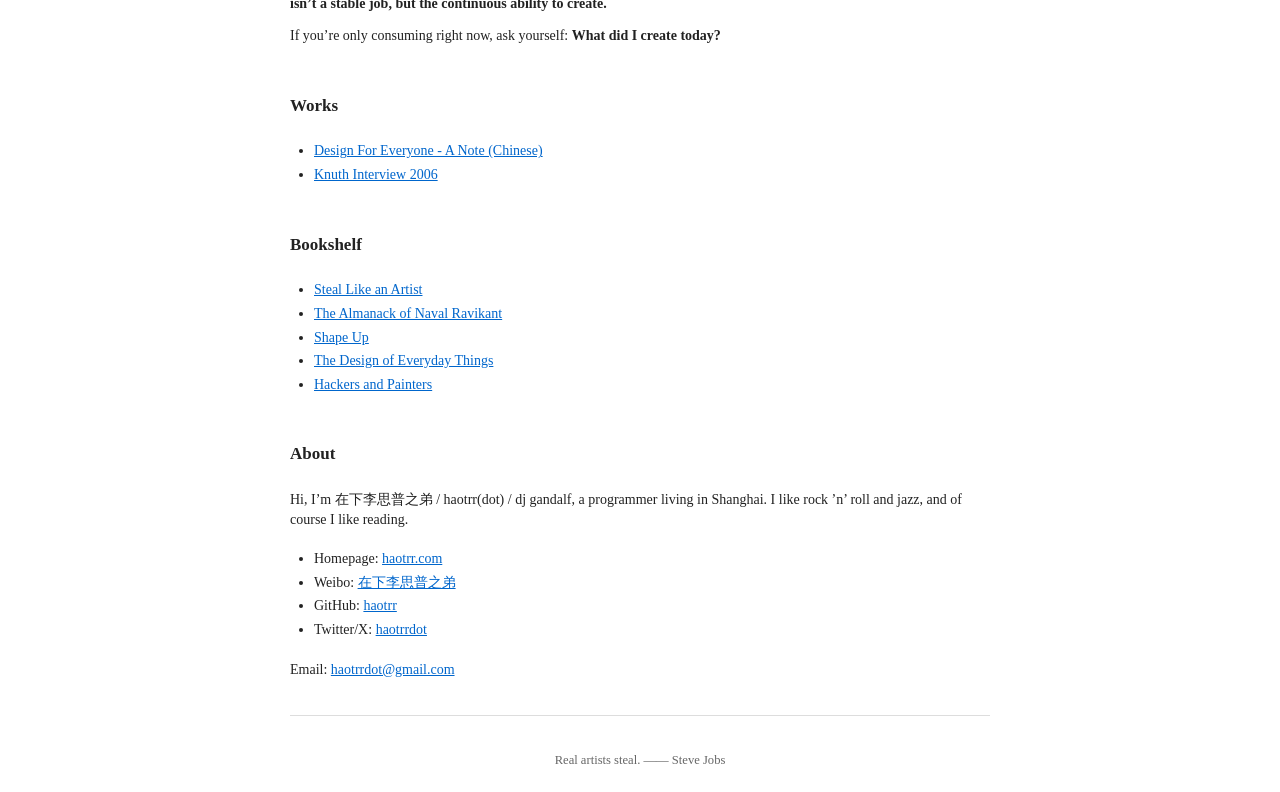
<file: en.html>
<!DOCTYPE html>
<html lang="en">
<head>
    <meta charset="UTF-8">
    <meta name="viewport" content="width=device-width, initial-scale=1.0">
    <title>Aha, I'm Just Kidding.</title>
    <link rel="stylesheet" href="styles.css">
    <link rel="alternate" hreflang="zh-CN" href="index.html">
    <link rel="alternate" hreflang="en" href="en.html">
</head>
<body>
<div class="container">
    <div class="main-content">
<h1 id="aha-im-just-kidding.">“Aha, I’m Just Kidding.”</h1>
<p>Of course, I'm just kidding.</p>
<p class="update-time">Updated: 2026/09/10</p>
<hr />
<h2 id="quotes">Quotes</h2>
<blockquote>
<p>“The three most harmful addictions are heroin, carbohydrates, and a monthly salary.” ― <a href="https://en.wikipedia.org/wiki/Nassim_Nicholas_Taleb">Taleb</a></p>
</blockquote>
<blockquote>
<p>“Understanding is the thing. Being able to exercise judgment is the thing. Taste is the thing, and understanding, judgment, taste, these come out of having real problems and then solving them and then finding the commonalities.” — <a href="https://en.wikipedia.org/wiki/Naval_Ravikant">Naval</a></p>
</blockquote>
<blockquote>
<p>“The best way to predict the future is to invent it.” ― <a href="https://en.wikipedia.org/wiki/Alan_Kay">Alan Kay</a></p>
</blockquote>
<blockquote>
<p>“Know something of everything before you know everything of something.” ― Unkown</p>
</blockquote>
<h2 id="memos">Memos</h2>
<h3 id="ask-yourself"> ♦ Ask Yourself</h3>
<p>The questions you can ask yourself:</p>
<ol type="1">
<li>When buying something, are you acting out of need or desire?</li>
<li>How can we view the world without the perspective of human existence and will?</li>
<li>When I am old, will I regret my life?</li>
<li>(When seeing an advertisement, ask yourself) What does it imply? Who is its target?</li>
<li>How to resist literature with literature?</li>
<li>What kind of relationship are you in?</li>
</ol>
<h3 id="what-is-hidden-knowledge"> ♦ What Is Hidden Knowledge</h3>
<ul>
<li><strong>Scattered knowledge</strong> exists only within individuals and is not recorded, such as information about the environment and roads in a specific place.</li>
<li><strong>Quantitative information</strong> refers to the partial information we usually know about something, such as its composition, but we do not know the proportions of their interrelations.</li>
<li><strong>Practical information</strong> is vastly different from merely knowing about something and being able to do something.</li>
</ul>
<h3 id="greece"> ♦ Greece</h3>
<p>In my imagination, Greece has no rainy days, always basking in the bright sun, with no winter, and it is perpetually summer. The Greeks are strong and agile, as clean as marble.</p>
<h3 id="a-summer-afternoon"> ♦ A Summer Afternoon</h3>
<p>Recently, I often think back to a summer afternoon during my childhood (around middle school). I lay on a wooden board and slept for a long time, feeling hot, drowsy, and powerless. It seemed like the world had stopped at that moment. How carefree I was back then!</p>
<h3 id="of-the-people-by-the-people-for-the-people"> ♦ Of the People, by the People, for the People</h3>
<p>The phrase “of the people, by the people, for the people” (民治、民有、民享) has a wonderful rhythm, both in Chinese and English.</p>
<h3 id="section"> ♦ 2666</h3>
<p>Before reading “2666,” I happened to reread “150 Years of Modern Art.” It seems I have an understanding of so-called modernism and postmodernism, but I can’t articulate it clearly.</p>
<p>In the past, novels pursued telling a good story, while modern novels focus on the way stories are told. Past art sought realism and the emotions evoked by beauty, whereas modern art pursues the expression of concepts and the forms of that expression.</p>
<p>While reading this book, I often think of those I liked and loved; these people have become a part of my life.</p>
<p>Because the truth is this: the world is always the same; what changes is the way we view it. (This sentence actually comes from Knausgård’s “My Struggle.”)</p>
<h3 id="beware-of-self-sentiment"> ♦ Beware of Self-Sentiment</h3>
<p>We waste our lives in being moved and in moving ourselves.</p>
<p>Be true to others, but truer still to yourself.</p>
<p>Cherish those around you, for the unexpected is always closer than we imagine.</p>
<h3 id="you-already-have-enough"> ♦ You Already Have Enough</h3>
<blockquote>
<p>No new hobbies, equipment, games, or books are allowed during this year. Instead, you have to find the value in what you already own or what you’ve already started. You turn to the wealth of options already in your house, literally and figuratively. You improve skills rather than learning new ones. You consume media you’ve already stockpiled instead of acquiring more. <a href="https://www.raptitude.com/2017/12/go-deeper-not-wider/">Go Deeper, Not Wider</a></p>
</blockquote>
<p>Spend a year truly organizing and cherishing what you already possess. Try living this year by buying only the essentials for daily life — and nothing else.</p>
<p><strong>Go deeper, not wider</strong></p>
<p>Use what you have. Master what you know. Buy only what you need.</p>
<p>No new hobbies. No new gear. No new books.</p>
<h3 id="create-dont-consume"> ♦ Create, Don’t Consume</h3>
<blockquote>
<p>When you’re not creating, you’re defined by your tastes rather than ability. Taste alone makes people narrow-minded and exclusionary. So create. ― by Naval Ravikant</p>
</blockquote>
<p>Do not let consumption define you; instead, let creation define you. A message to all of us living in the era of mass consumption.</p>
<h3 id="a-cheng-on-go-seigen"> ♦ A Cheng on Go Seigen</h3>
<p>A Cheng once remarked about Go Seigen, saying that he did not respond to hints. I really like this comment. We ordinary people are often driven by hints: PUA, advertising, the tides of the times, short videos, movies, TV dramas, books — any information we receive is constantly hinting at what we should do and how we should do it. And yet, we tend to go with the flow, seldom pausing to think about what we truly want.</p>
<h3 id="nonviolent-communication"> ♦ Nonviolent Communication</h3>
<p>Pay attention to what happens, and then:</p>
<ol type="1">
<li>Clearly express the observed results without judgment or evaluation.</li>
<li>Express your feelings, such as happiness, anger, hurt, fear, etc.</li>
<li>State the reasons or needs that led to these feelings.</li>
<li>Make specific requests (or offer solutions).</li>
</ol>
<p>Then, reciprocate by listening to others’ observations, feelings, needs, and requests.</p>
<h3 id="the-monks-of-shu"> ♦ The Monks of Shu</h3>
<blockquote>
<p>In the countryside of Shu, there were two monks, one poor and the other wealthy. The poor monk said to the wealthy one, “I wish to go to the South Sea; what do you think?” The wealthy one replied, “What do you rely on to go?” The poor one said, “I have a bottle and a bowl, and that is enough.” The wealthy one said, “For several years, I have wanted to buy a boat to go down there, yet I have not been able to do so. What do you have to take with you?”</p>
</blockquote>
<p>The following year, the poor monk returned from the South Sea and informed the wealthy one. The wealthy one showed signs of shame. The distance from Western Shu to the South Sea is unknown, but it is certainly thousands of miles, and the wealthy monk could not reach it, while the poor one did.</p>
<p>Isn’t it true that a person’s ambition is not as admirable as that of the monk from Shu?</p>
<h3 id="notes-from-zhihu"> ♦ Notes from Zhihu</h3>
<p>Here are what I have noted from <a href="https://zhihu.com">Zhihu.com</a>:</p>
<ul>
<li>Effort determines the lower limit, while talent determines the upper limit.</li>
<li>The vast majority of people’s level of effort is so low that they cannot even compete on talent.</li>
<li>People often overestimate their self-evaluation and underestimate their potential.</li>
<li>If you hesitate to buy something because it is expensive, buy it; if you hesitate to buy something because it is cheap, don’t buy it.</li>
<li>A person’s state is always at its worst.</li>
</ul>
<h2 id="readings">Readings</h2>
<h3 id="lists"> ♦ Lists</h3>
<ul>
<li><a href="https://www.paulgraham.com/articles.html">Paul Graham Essays</a></li>
<li><a href="https://patrickcollison.com/">Patrick Collison</a></li>
<li><a href="https://press.stripe.com/">Stripe Press</a></li>
<li><a href="https://www.leonardcohenfiles.com/">Leonard Cohen Files</a></li>
</ul>
<h3 id="how-to-improve-self-control"> ♦ How to Improve Self-control</h3>
<ol type="1">
<li><strong>Strengthen ideological cultivation.</strong> A person’s self-control is partially dependent on their ideological quality. Generally, those with lofty ideals are unlikely to act impulsively over trivial matters. Therefore, the most fundamental way to enhance self-control is to establish a correct worldview and outlook on life, maintaining an optimistic and healthy emotional state.</li>
<li><strong>Improve cultural literacy.</strong> Typically, a person’s cultural literacy is proportional to their capacity for endurance and self-control. Individuals with higher cultural quality can often comprehensively and accurately understand things, recognize their relationship with others, and consciously engage in self-control and self-improvement.</li>
<li><strong>Stabilize emotions.</strong> Use methods such as reasonable venting, attention shifting, and changing the environment to express and release emotions that may trigger impulses, maintaining emotional stability and avoiding impulsivity.</li>
<li><strong>Strengthen self-awareness.</strong> Stay calm in the face of challenges, think independently, eliminate external distractions or suggestions, and learn to make autonomous decisions. Completely rid yourself of the mindset of relying on others, overcome inferiority, and cultivate self-confidence and independence.</li>
<li><strong>Strengthen practical exercise.</strong> On one hand, enhance learning, accumulate knowledge, broaden horizons, and arm yourself with knowledge to improve your ability to analyze and solve problems, while also expanding your decision-making capacity through learning from others’ experiences. On the other hand, actively engage in practical life experiences, train diligently, continuously enrich your experience, and improve your adaptability.</li>
<li><strong>Strengthen willpower.</strong> Cultivate good qualities of independence in your character. Be highly self-aware of your goals. Once you have recognized something through your own practice, you should pursue it resolutely, finding ways to achieve your intended purpose. There’s no need to strive for perfection in everything, nor should you be overly harsh on yourself for any failures, or overly concerned about how others might judge you.</li>
<li><strong>Adjust your needs structure.</strong> When needs cannot be met simultaneously, suppress some unrealistic needs. As the ancients said, “I desire both the fish and the bear’s paw, but I cannot have both; I will give up the fish to take the bear’s paw.”</li>
<li><strong>Strengthen positive thinking.</strong> As the saying goes, “Preparation leads to success; lack of preparation leads to failure.” Regularly reflect on issues to enhance foresight, so that you can make timely, decisive, and accurate choices at critical moments.</li>
</ol>
<h3 id="how-i-read"> ♦ How I Read</h3>
<p>by <a href="https://www.spakhm.com/">Slava Akhmechet</a></p>
<p>I try to read a lot, though I’m not nearly as voracious a reader as people who have a reputation for it. I have no idea how Marc Andreessen or Patrick Collison read as much as they do, especially given the enormous demands on their time. The most plausible explanation is that they’re aliens with ungodly information processing abilities. I’m human, so I shoot for 40 pages every day, and fail maybe a third of the time. That works out to about 10,000 pages or ~20 books every year.</p>
<p>Reading twenty books a year gets you a lot. Consider: one book gives you more knowledge about a subject than almost every other person on the planet, because people don’t read. Two books on the same subject give you more knowledge than almost any reader, because people don’t read two books about the same thing. How many people who read The Power Broker went on to read a second book about Robert Moses? I’d wager not many.</p>
<p>Beyond two books on a subject, there is a long utility dip. People who bothered to read more than two books about Robert Moses, are either obsessed with him or study him for a living, which means they’ve read much, much more about him. So two books on a subject, at least with respect to competitive edge, is an inflection point. After you read two, you get diminishing returns.</p>
<p>There is a way to get around this limitation. A single book is a pinhole view of the world set up by the author. You have no input into its contents, and therefore cannot change the orientation of this view. But you do choose the books you select. That means you can stitch together multiple pinhole views into a unique lens to examine the world — one that no one else will have unless they use the same list of books to stitch together the same lens.</p>
<p>For example, you can look at the world through history of technology that became ubiquitous. Here is one possible list of books to stitch together this lens: The Victorian Internet, Empires of Light, The Wright Brothers, The Network, Hackers. Very few people in the world read all five of these books. Even within Silicon Valley, where everyone’s living depends on creating new ubiquitous technology, your understanding of how technology becomes ubiquitous will be in the 95th percentile (and likely higher) if you read these five. You will now be armed with a unique instrument that few others possess, and assuming twenty books per year, it only took you three months to acquire.</p>
<p>Another example is to look at American history and the dynamics of failure by studying biographies of U.S. presidents who sought reelection and lost. There were ten: John Adams, John Quincy Adams, Martin Van Buren, Benjamin Harrison, William H. Taft, Herbert Hoover, Gerald Ford, Jimmy Carter, George H.W. Bush, and now Donald J. Trump. It may be difficult to stomach ten presidential biographies in a row, but it’s doable to read five. That’s enough to pick up a new lens. Another three months; another sophisticated instrument to examine the world at your disposal.</p>
<p>I settled on clusters of five and almost never read a single book in isolation. Less than five feel lacking; more than five gets repetitive. Every cluster has a goal of the form “study X through Y”. Study American history through technological expansion, or study failure through one term presidents are just a few examples. I try to be creative and make Y unusual. For instance, everyone likes to read about presidents who are believed to be successful. A simple trick is to inverse it and read about unsuccessful ones instead. Or skip the presidents altogether, and read about vice presidents. It doesn’t matter what Y is because you’re trying to study X, and it’s more fun to make Y unusual.</p>
<p>I don’t bother diversifying books within a cluster by time period, cultural or linguistic background of the author, or anything like that. I simply try and find the best books on the subject. Sometimes they turn out to be diverse along some axes; other times they’re homogenous. I never read forewords or prefaces and always finish every book in a cluster. I prefer paper to digital, and used books to new ones. I never take notes or, god forbid, create flashcards. My goal is to suck the juice out of a book, not to hold on to pieces of the carcass. If I ever need to remember a specific detail, it’s always waiting for me on the shelf.</p>
<p>This system gives me four new instruments per year, each capable of inspecting the world in a different way. Rather than pick the instruments at random I try to be strategic and collect them into a mental lab. I visualize the lab as a room with multiple stations. Each station has a collection of related instruments on it. When I’m faced with a problem I can go to the right station and examine the problem through the instruments available on that station. All this is physically materialized on my bookshelf. Some day when I become less mobile, I plan to dedicate a literal room to it.</p>
<p>I don’t maintain lists of books I want to read, and don’t plan a sequence of instruments to acquire in advance. Once I’m done reading a cluster of books, I ask myself: what instrument can I add to double the utility of my lab? Another way to phrase this question is “what is the most important subject that I know the least about?” It’s easy to think of many possible answers to this question; I then pick the answer that seems the most interesting, construct a new cluster of five books, and recurse.</p>
<p>Four instruments per year may not seem like much, but consider: in five years you will have about twenty mental instruments, all of which interrelate and reinforce each other. In ten years you will have an impressive lab of forty instruments. And it will be unique— no other mental lab on the planet will be able to inspect the world in the way that yours can.</p>
<p>Because the instruments are constructed from books, they are endlessly upgradeable. Sometimes you might choose to upgrade an existing instrument to increase its power and get higher resolution, rather than acquire a new one. You can do that one book at a time. To use the examples above, you can read another book about ubiquitous technology, or another book about a one term president.</p>
<p>If you organize your reading this way, your bookshelf won’t be arranged by genre like a typical bookstore. Rather than having sections for e.g. biographies, essays, novels, military history, all sorted by author, you will instead have sections for addressing different problems, likely sorted by clusters of books in order that you encountered them. The arrangement won’t make sense to anyone except you. But you’ll be able to find what you need instantaneously, and your capacity to examine the world from different perspectives will dramatically increase.</p>
<p>Waiting five, ten, fifteen years to build a mental lab may seem like an impossibly long time. But you don’t have to wait. It’s a pleasure to read about the Wright brothers, or proliferation of the telegraph, or early computer culture! And in a measly three months you’ll have acquired a fresh way of looking at the world. Already you will be a different person. Then you keep going, and keep looking for new instruments to double the utility of existing ones. And in one year? You will look back at today’s version of yourself and find it unrecognizable.</p>
<p>TL;DR: Read ~40 pages/day, assume 30% failure rate. That’s 10k pages and ~ 20 books annually. Pick a problem, and read clusters of five books to study that problem from a unique perspective. Visualize each cluster as an instrument to inspect the world. Collect instruments into a mental lab, with various stations for related instruments. You can upgrade the instruments one book at a time. Have your bookshelf reflect this mental image. Win the decade, not the day. Start now and never stop.</p>
<h3 id="cherish-your-attention"> ♦ Cherish Your Attention</h3>
<p><em>Note: The source is unvisited now.</em></p>
<p>I once believed that time was the most precious resource. You cannot store it for future use; with each passing day, the time you have is less than it was yesterday. It cannot be manufactured or bought; it is finite and fleeting—that is time.</p>
<p>However, I now realize that there is something even rarer than time: your attention. Attention is a subset of time, making it even more precious. Therefore, how you consume your attention is more important than how you consume your time.</p>
<p>Attention is a state of focus, detail, and thought.</p>
<p>“Quality time” is valuable, but I believe “quality attention” is priceless. Giving someone your attention costs more than giving them your time.</p>
<p>Great things are accomplished when you invest 100% of your attention. Make a list of what you are currently doing and ask yourself where your best attention is being spent. You can waste time, but you must consume your attention wisely; how you consume your attention may be the most important thing.</p>
<p>When you are about to “do” something, consider what “doing” means: is it “I can do it” or “I will focus on doing it”? If you do not wish to spend your attention on this task, is it still worth doing? It may be worth it, or it may not be, but it’s always good to think about this question.</p>
<h3 id="the-day-you-became-a-better-writer"> ♦ The Day You Became A Better Writer</h3>
<p>visit: <a href="https://dilbertblog.typepad.com/the_dilbert_blog/2007/06/the_day_you_bec.html">source</a></p>
<p>I went from being a bad writer to a good writer after taking a one-day course in “business writing.” I couldn’t believe how simple it was. I’ll tell you the main tricks here so you don’t have to waste a day in class.</p>
<p>Business writing is about clarity and persuasion. The main technique is keeping things simple. Simple writing is persuasive. A good argument in five sentences will sway more people than a brilliant argument in a hundred sentences. Don’t fight it.</p>
<p>Simple means getting rid of extra words. Don’t write, “He was very happy” when you can write “He was happy.” You think the word “very” adds something. It doesn’t. Prune your sentences.</p>
<p>Humor writing is a lot like business writing. It needs to be simple. The main difference is in the choice of words. For humor, don’t say “drink” when you can say “swill.”</p>
<p>Your first sentence needs to grab the reader. Go back and read my first sentence to this post. I rewrote it a dozen times. It makes you curious. That’s the key.</p>
<p>Write short sentences. Avoid putting multiple thoughts in one sentence. Readers aren’t as smart as you’d think. Learn how brains organize ideas. Readers comprehend “the boy hit the ball” quicker than “the ball was hit by the boy.” Both sentences mean the same, but it’s easier to imagine the object (the boy) before the action (the hitting). All brains work that way. (Notice I didn’t say, “That is the way all brains work”?)</p>
<p>That’s it. You just learned 80% of the rules of good writing. You’re welcome.</p>
<h2 id="articles">Articles</h2>
<h3 id="how-to-learn"> ♦ How to Learn</h3>
<p>Learning how to learn is a fundamental skill that is needed in almost any industry and position. How do we learn? Through hands-on practice, analyzing feedback, adjusting strategies, and then practicing again. It’s as simple as that; I believe that the vast majority of the learning process operates this way.</p>
<p>For example, when learning programming, we write code and try to run it. If we write it correctly from the start, the terminal or interface will give us the expected output. If it fails to run or the result does not meet our expectations, we receive corresponding negative feedback. We need to analyze this feedback, adjust our code or the way we run it, and try running it again. This cycle continues until we achieve the expected results.</p>
<p>Our world is designed in a similar way. We first take action, which produces results, and these results serve as temporary feedback. Sometimes, the feedback aligns perfectly with our expectations, but more often than not, it is negative feedback, and the results are not what we anticipated. Therefore, we analyze this feedback, adjust our action strategies, and through repeated cycles, we can continually understand this world and everything in it.</p>
<p>This method is the most fundamental and important approach to learning anything and understanding the world. There are several key points to this method: First, be brave enough to take action and personally experience things to gather feedback. Many people want a ready-made result instead of testing things out and collecting feedback themselves. Second, analyze the results of the feedback. Many people, when faced with results that do not meet their expectations, do not analyze the results but instead rush to seek help or simply give up. Third, accumulate methods for adjusting strategies. Adjusting strategies often requires considering previous feedback, but many times it can also be based on prior experiences. Therefore, those who learn more often learn faster because they know how to draw analogies and have a cognitive framework. Fourth, have perseverance. Many times, after multiple rounds of feedback and adjustments, it is easy to become disheartened if we still do not see the expected results, leading to giving up on further exploration. In such moments, it can be helpful to pause, engage in other activities, or seek help from others (this is often the right time to ask for assistance).</p>
<p>Hands-on practice, analyze feedback, adjust strategies, and practice again. Remember this cycle, and you will master the most fundamental method of learning.</p>
<h3 id="how-to-live-a-good-life"> ♦ How to Live a Good Life</h3>
<p>Can a person only pursue one profession in their lifetime? Wang Xiaobo was not only a well-known writer but also a top programmer. He won the Best Screenwriter Award for “East Palace, West Palace,” yet he was also a mathematics teacher and conducted sociological research with his partner, being a pioneer in LGBTQ studies in China. Remarkable individuals often do not showcase their exceptional qualities through a single achievement; true greatness can manifest in various fields.</p>
<p>How can one live a good life? First, make yourself interesting. “Knowing the name of a flower makes you feel closer.” The more a person knows and experiences, the more they can appreciate the beauty of life and truly feel it. Therefore, do not be afraid to embrace new things; be willing to try new experiences and give yourself opportunities to engage with what you once feared. An unintentional attempt may lead you to discover your true interests. 😉</p>
<p>Next, become an expert in a specific field. Being an expert means having the ability to independently solve problems within that field, grasping issues from a systematic perspective, and organizing a set of independent theories. Only by becoming an expert can you have true value and the ability to gain insights.</p>
<p>Furthermore, cultivate a love for art. Develop the ability to appreciate beauty. Being able to appreciate beauty will foster a love for life and enable you to truly experience joy. Regardless of the type of art, as long as it is a genuine passion, it can purify your heart, enhance your taste, and elevate your demeanor.</p>
<p>Be a “slash youth,” embrace life, and view yourself as a precious gem that requires careful polishing. Maintain your reputation and do not overspend your credibility. Bring joy and strength to those around you and be gentle with the world. All of this begins with a love for life and attention to detail, gradually and steadily improving yourself.</p>
<p>Remember to view yourself as a precious gem and then carefully carve and polish yourself.</p>
<h3 id="what-did-i-create-today"> ♦ What Did I Create Today?</h3>
<p>People always ask the wrong question. They ask: “What should I learn?” instead of “What should I create?”</p>
<p>The difference between these two questions is bigger than it appears. The first makes you a consumer; the second makes you a creator.</p>
<p><strong>Consumer thinking works like this:</strong> Collect information, bookmark articles, follow experts, take courses. These are all fine, but if you’re only consuming, you’ll always be at the end of someone else’s value chain. Worse, modern society makes consuming so easy that we mistake consumption for growth.</p>
<p><strong>Creator thinking is completely different.</strong> Creators ask: What can I build with this technology? What problems can I solve? What value can I bring to the world?</p>
<p>This difference in mindset ultimately shows up in one simple question: When someone asks “What have you built?” what can you show them?</p>
<p>The shift isn’t easy. Creating is much harder than consuming, and much lonelier. <strong>But once you start creating, even small things, you gain real freedom: you’re no longer dependent on other people’s evaluation systems, but have your own standard of value.</strong></p>
<p>This is why people who actually change the world share one trait: they’re obsessive creators, not clever consumers.</p>
<p>The best way to learn isn’t taking classes, but doing projects. The best resume isn’t credentials, but work. <strong>The best security isn’t a stable job, but the continuous ability to create.</strong></p>
<p>If you’re only consuming right now, ask yourself: <strong>What did I create today?</strong></p>
<h2 id="works">Works</h2>
<ul>
<li><a href="https://bdn-lab.craft.me/design">Design For Everyone - A Note (Chinese)</a></li>
<li><a href="https://qinhao.github.io/knuth/">Knuth Interview 2006</a></li>
</ul>
<h2 id="bookshelf">Bookshelf</h2>
<ul>
<li><a href="https://austinkleon.com/steal/">Steal Like an Artist</a></li>
<li><a href="https://www.navalmanack.com/">The Almanack of Naval Ravikant</a></li>
<li><a href="https://basecamp.com/shapeup">Shape Up</a></li>
<li><a href="https://www.amazon.com/Design-Everyday-Things-Revised-Expanded/dp/0465050654">The Design of Everyday Things</a></li>
<li><a href="https://paulgraham.com/hackpaint.html">Hackers and Painters</a></li>
</ul>
<h2 id="about">About</h2>
<p>Hi, I’m 在下李思普之弟 / haotrr(dot) / dj gandalf, a programmer living in Shanghai. I like rock ’n’ roll and jazz, and of course I like reading.</p>
<ul>
<li>Homepage: <a href="https://haotrr.com">haotrr.com</a></li>
<li>Weibo: <a href="https://weibo.com/u/1762280947">在下李思普之弟</a></li>
<li>GitHub: <a href="https://github.com/haotrr">haotrr</a></li>
<li>Twitter/X: <a href="https://x.com/haotrrdot">haotrrdot</a></li>
</ul>
<p>Email: <a href="mailto:haotrrdot@gmail.com">haotrrdot@gmail.com</a></p>
<hr />
<p class="footer-quote">
Real artists steal. —— Steve Jobs
</p>
    </div>
    <div class="sidebar">
<nav class="toc">
  <h3>Index</h3>
  <ul><li><a href="en.html">Home</a></li></ul>
  <ul>
  <li><a href="#quotes">Quotes</a></li>
  <li><a href="#memos">Memos</a></li>
  <li><a href="#readings">Readings</a></li>
  <li><a href="#articles">Articles</a></li>
  <li><a href="#works">Works</a></li>
  <li><a href="#bookshelf">Bookshelf</a></li>
  <li><a href="#about">About</a></li>
  </ul>
  <p class="lang-switch"><a href="index.html" hreflang="zh-CN">中文</a></p>
</nav>
    </div>
</div>
</body>
</html>
</file>
<file: styles.css>
/* Simplified Markdown HTML Styles */

body { 
    font-family: "system-ui, sans-serif";
    margin: 0; 
    padding: 10px; 
    line-height: 1.4;
    color: #222;
    font-size: 14px;
}

/* Container layout */
.container {
    position: relative;
    max-width: 700px;
    margin: 0 auto;
}

.main-content {
    width: 100%;
}

.sidebar {
    position: fixed;
    top: 100px;
    right: 20px;
    width: 200px;
    z-index: 1000;
}

/* Headings */
h1, h2 { 
    margin-top: 48px;
    margin-bottom: 24px;
}

h1 { 
    font-size: 20px;
}

h2 { 
    font-size: 17px;
}

h3 { 
    font-size: 15px;
    margin-top: 32px;
    margin-bottom: 12px;
}

h4 {
    font-size: 14px;
    font-weight: bold;
    margin-top: 24px;
    margin-bottom: 12px;
}

/* Paragraphs */
p {
    margin: 12px 0;
    line-height: 1.4;
}

/* Blockquotes */
blockquote { 
    border-left: 3px solid #ccc; 
    margin: 24px 0; 
    padding-left: 16px; 
    color: #666;
    line-height: 1.4;
}

/* Code */
code { 
    background: #f5f5f5; 
    padding: 2px 4px; 
    font-family: monospace;
    font-size: 13px;
}

pre { 
    background: #f5f5f5; 
    padding: 12px; 
    overflow-x: auto;
    margin: 24px 0;
    line-height: 1.4;
    font-size: 13px;
}

pre code {
    background: none;
    padding: 0;
}

/* Lists */
ul, ol { 
    margin: 20px 0;
    padding-left: 24px; 
    line-height: 1.4;
}

li { 
    margin: 4px 0; 
}

/* Links */
a { 
    color: #0066cc; 
}

a:visited {
    color: #888;
}

/* Back button keeps original color when visited */
a.back-button:visited {
    color: #0066cc;
}

a:hover { 
    text-decoration: underline; 
}

/* Tables */
table {
    border-collapse: collapse;
    width: 100%;
    margin: 24px 0;
}

th, td {
    border: 1px solid #ddd;
    padding: 8px;
    font-size: 13px;
}

th {
    background: #f5f5f5;
}

/* Horizontal Rules */
hr {
    border: none;
    height: 1px;
    background: #ddd;
    margin: 36px auto;
}

/* Image Styles */
img {
    max-width: 100%;
    height: auto;
    display: block;
    margin: 16px auto;
    border-radius: 4px;
    box-shadow: 0 2px 8px rgba(0, 0, 0, 0.1);
}

/* Image Container */
figure {
    margin: 24px 0;
    text-align: center;
}

figure img {
    margin: 0 auto 8px;
}

/* Image Caption */
figcaption {
    font-size: 12px;
    color: #666;
    font-style: italic;
    margin-top: 8px;
    line-height: 1.4;
}

/* Hide captions containing URLs */
figcaption[aria-hidden="true"] {
    display: none;
}

/* Hide captions starting with http */
figcaption:is([title^="http"], [alt^="http"]) {
    display: none;
}

/* Mobile Image Optimization */
@media (max-width: 768px) {
    img {
        margin: 12px auto;
        border-radius: 2px;
        box-shadow: 0 1px 4px rgba(0, 0, 0, 0.1);
    }
    
    figure {
        margin: 16px 0;
    }
    
    figcaption {
        font-size: 11px;
        padding: 0 8px;
    }
}

/* Responsive layout */
@media (max-width: 1024px) {
    .sidebar {
        display: none;
    }
}

/* Update timestamp and footer styles */
.update-time {
    color: #666;
    font-size: 0.9em;
    margin-top: -8px;
    text-align: right;
}

.footer-quote {
    color: #666;
    font-size: 0.9em;
    text-align: center;
    margin-top: 24px;
}

/* Table of Contents Styles */
.toc {
    background: none;
    border: none;
    padding: 0;
    margin: 0;
    box-shadow: none;
    font-size: 14px;
    text-align: right;
}

.toc h3 {
    margin: 0 0 15px 0;
    color: #666;
    font-size: 14px;
    font-weight: normal;
    border: none;
    padding: 0;
    text-align: right;
}

.toc ul {
    list-style: none;
    padding: 0;
    margin: 0;
}

.toc li {
    margin: 4px 0;
    padding: 0;
}

.toc a {
    color: #4a90e2;
    text-decoration: underline;
    padding: 0;
    border-radius: 0;
    transition: none;
    display: inline;
    font-size: 12px;
}

.toc a:hover {
    background: none;
    color: #357abd;
    text-decoration: underline;
}

.toc a:active {
    background: none;
}

.toc a:visited {
    color: #999;
}

.toc .lang-switch {
    margin: 12px 0 0;
}

.toc .lang-switch a {
    font-size: 10px;
}

.toc .lang-switch a:visited {
    color: #4a90e2;
}
</file>
